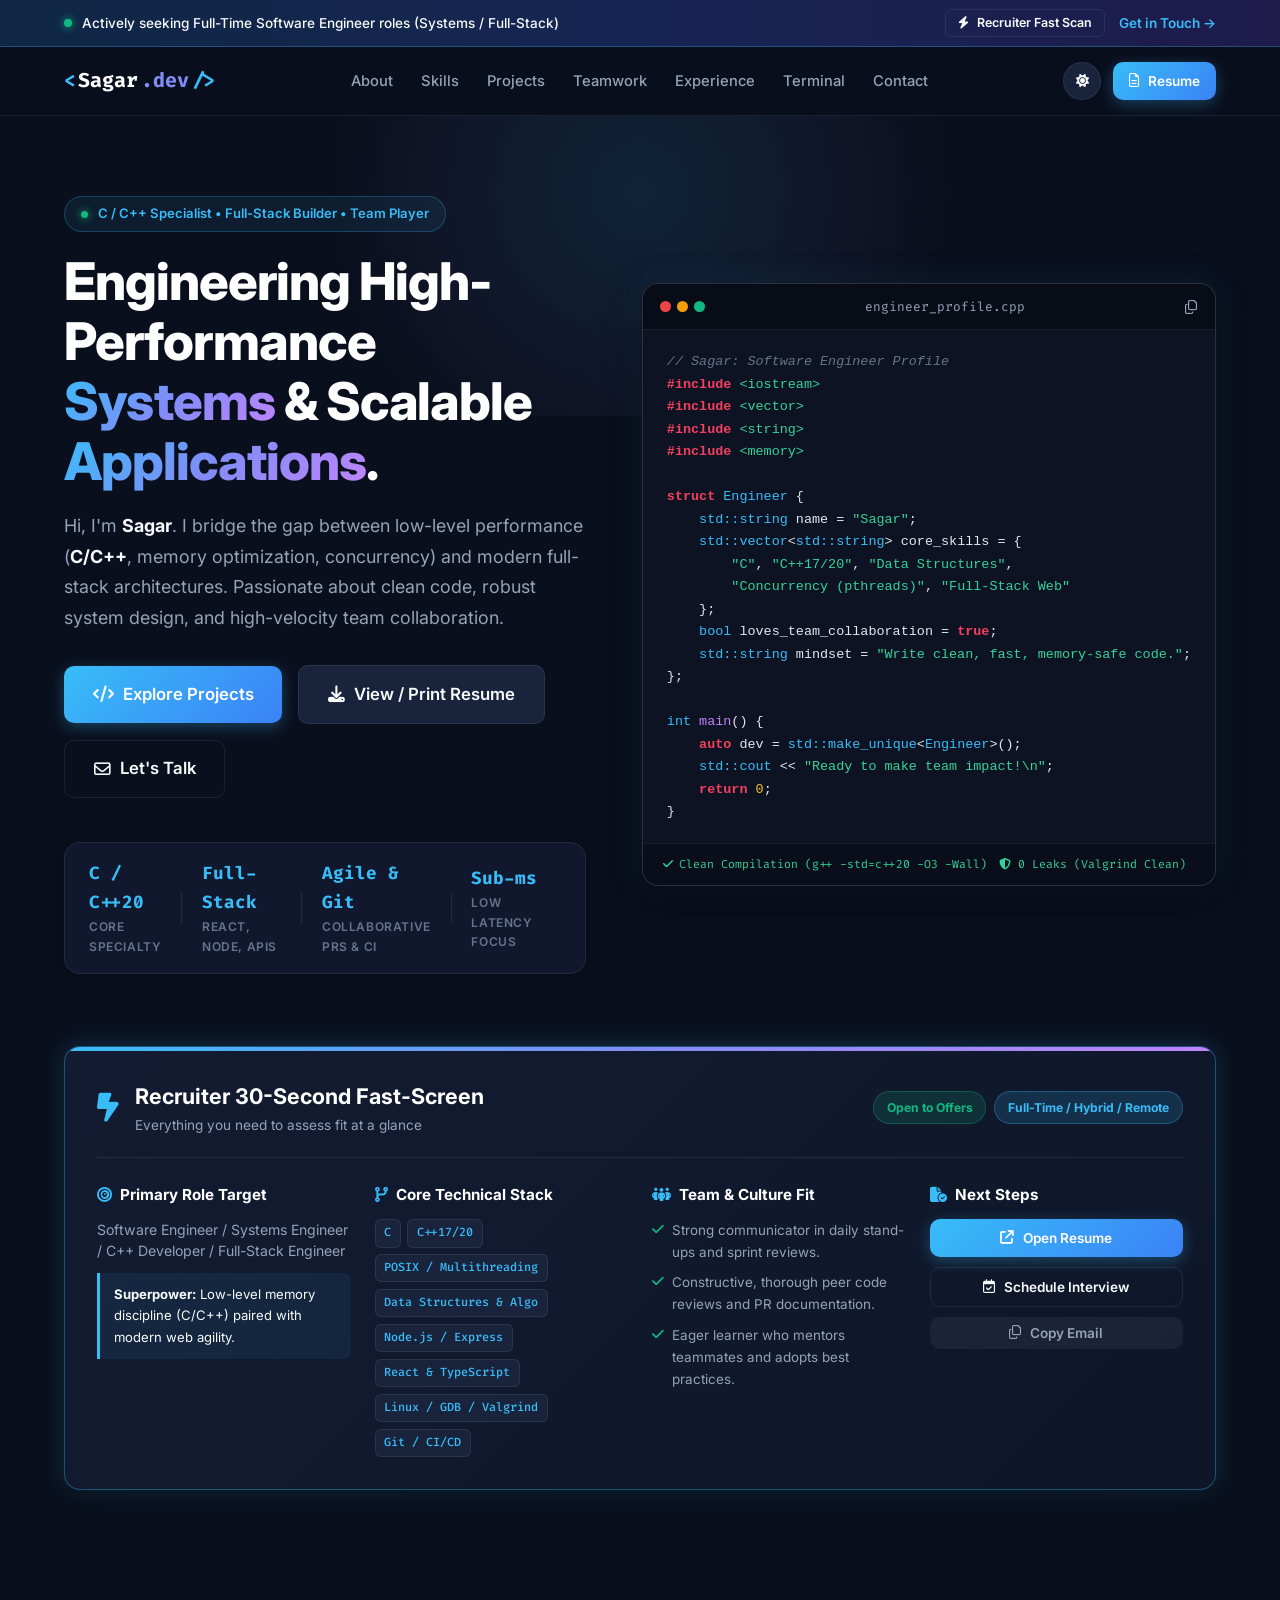
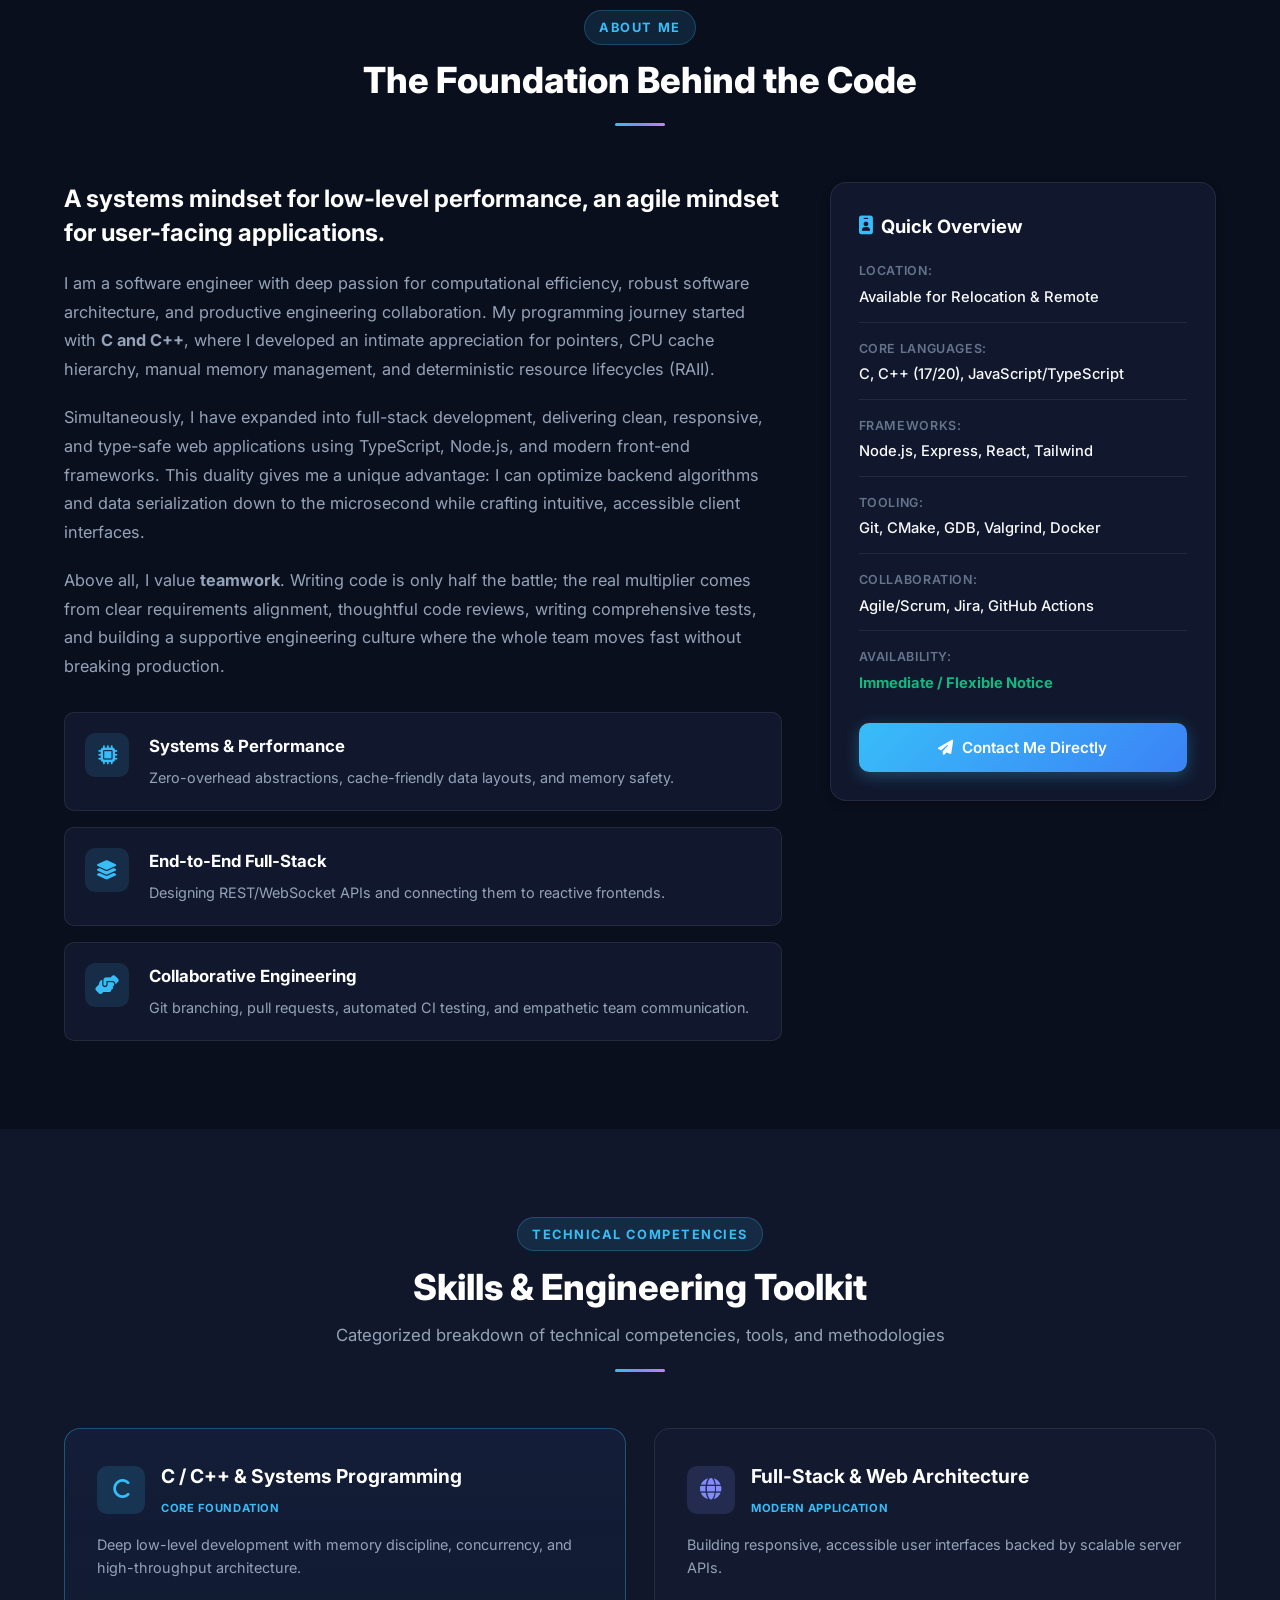
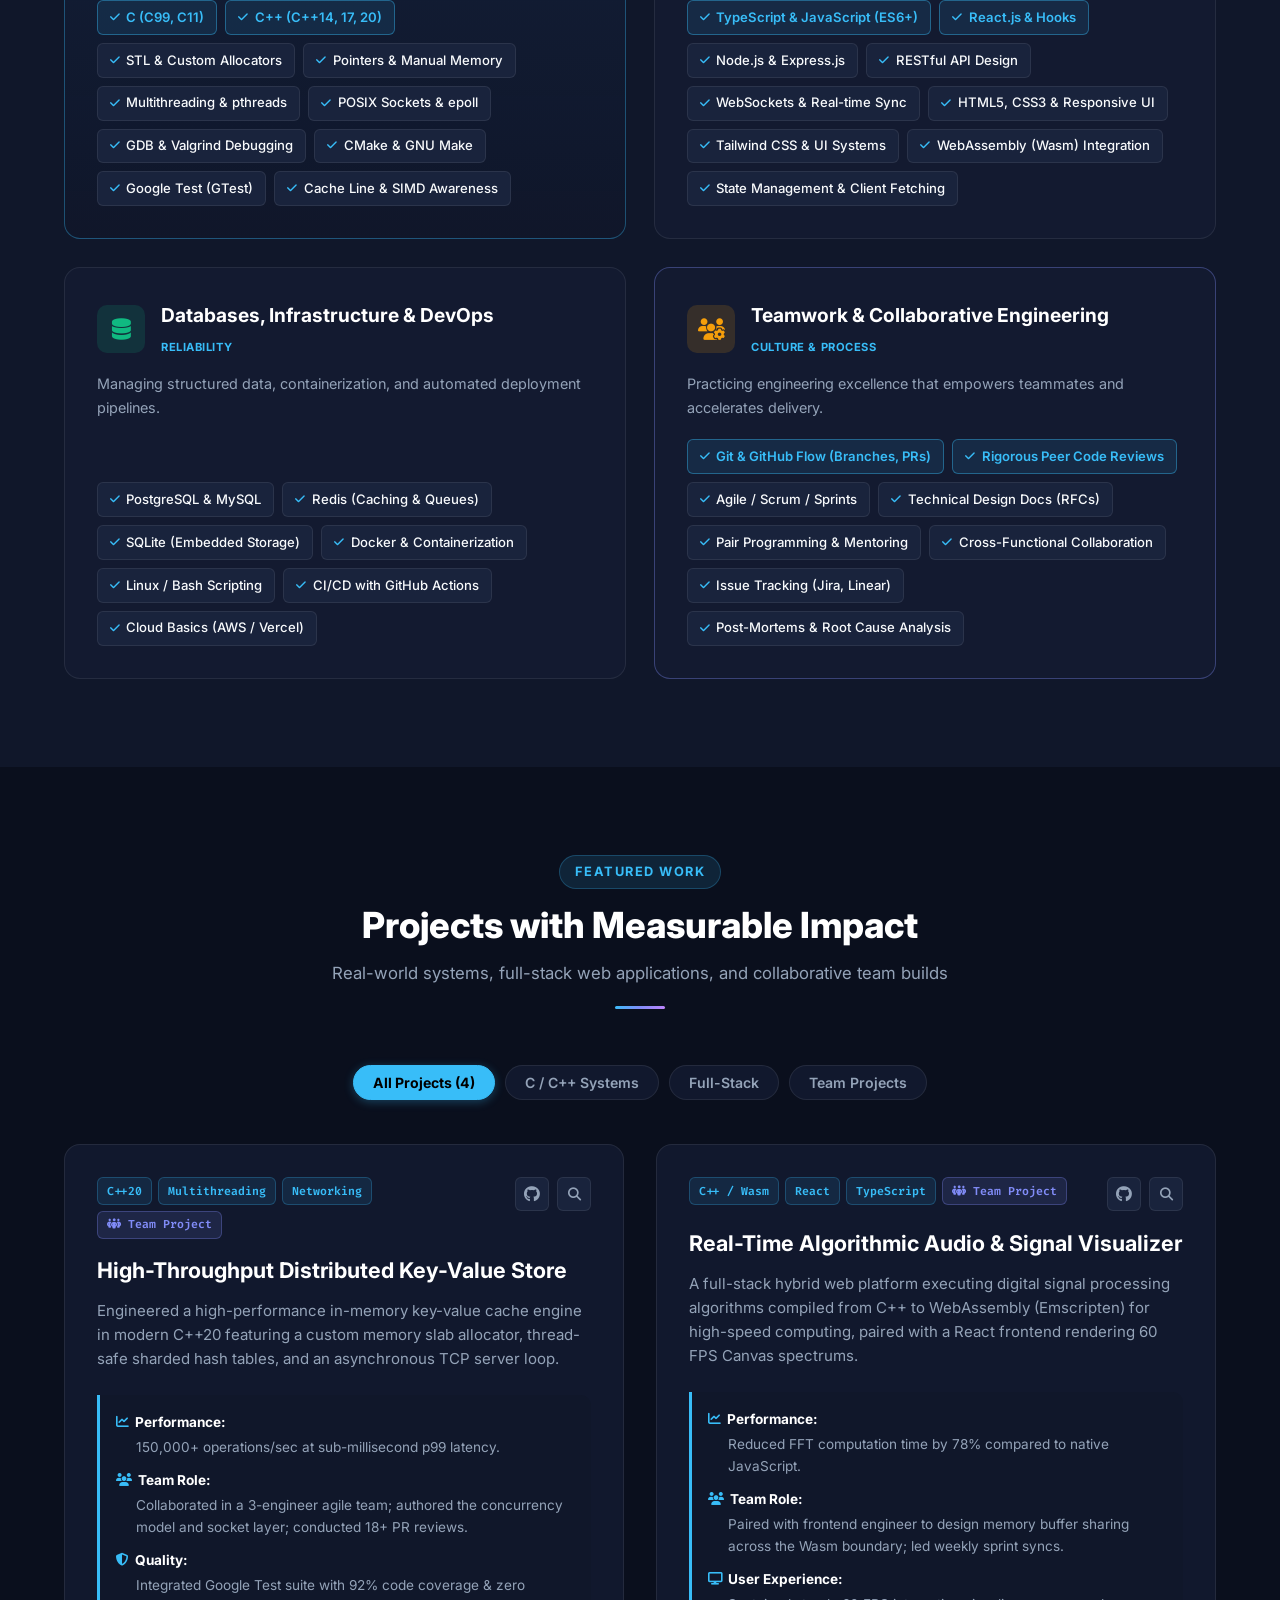
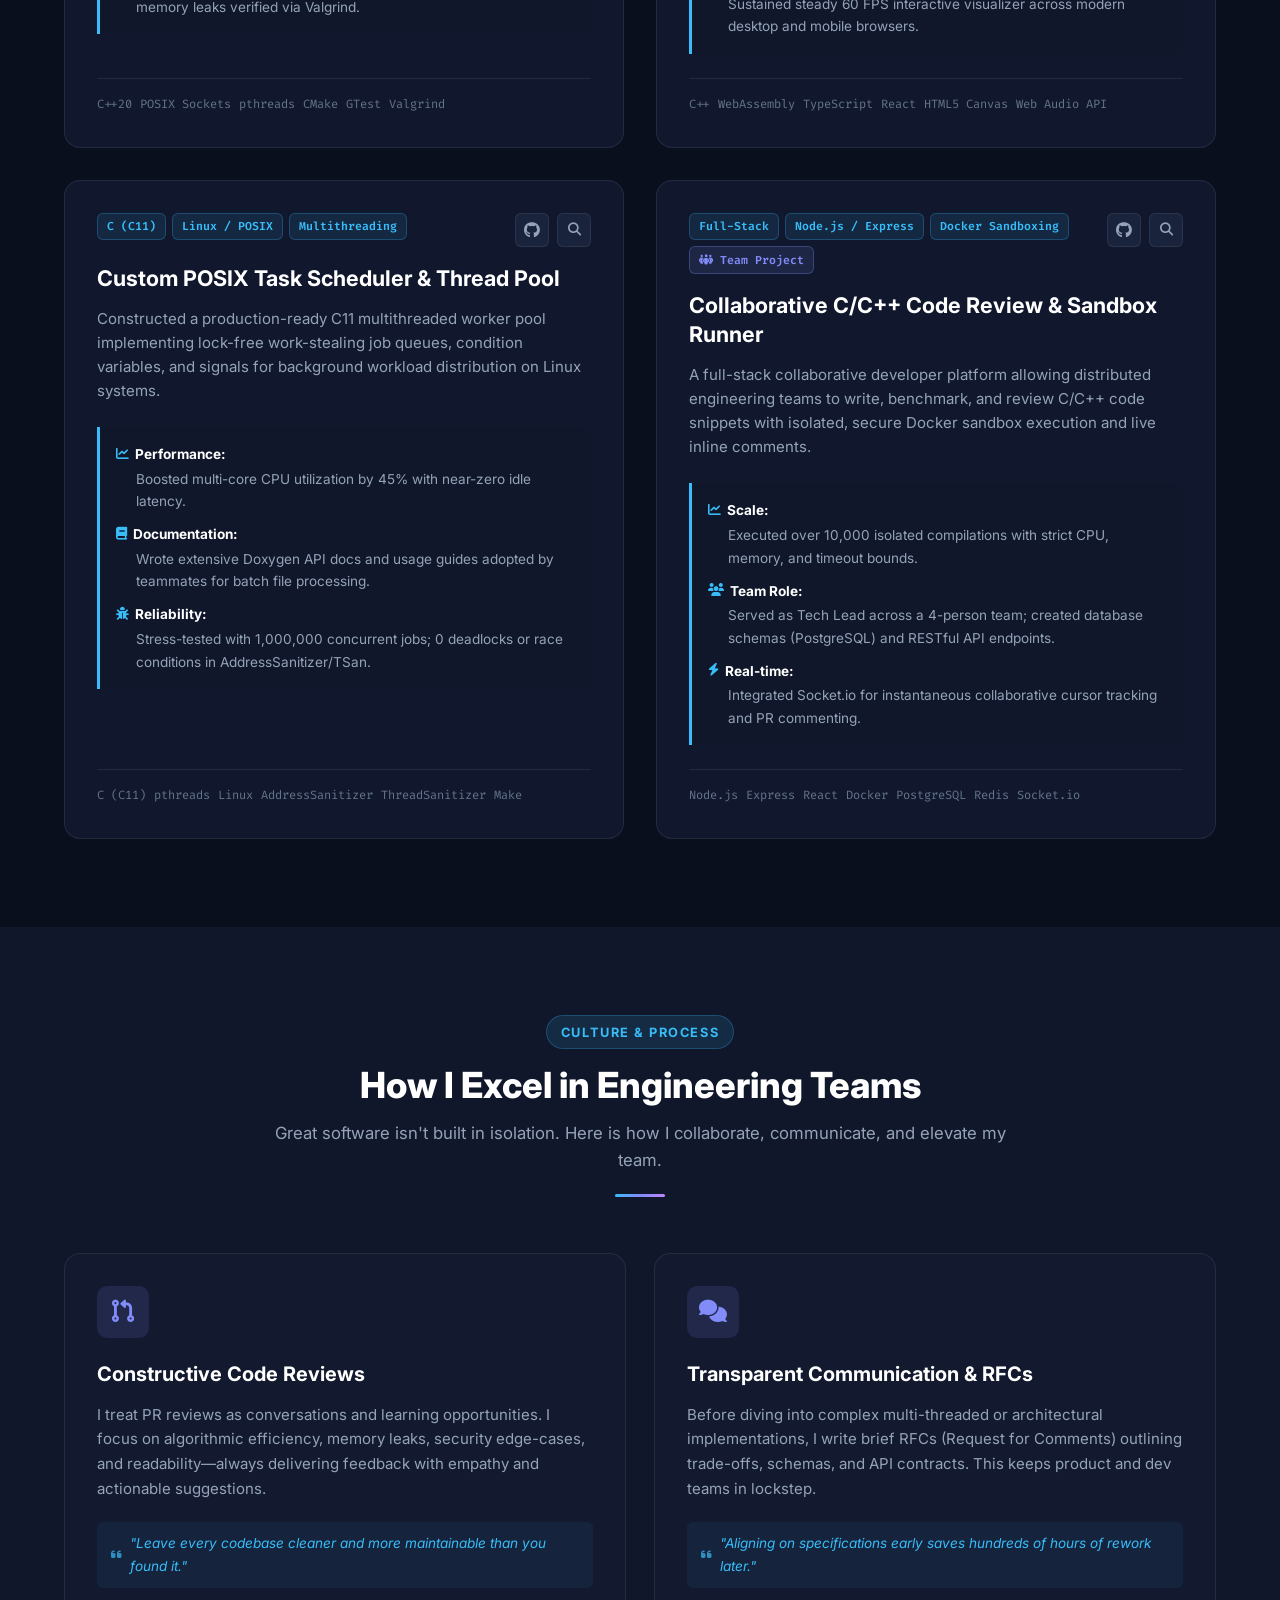
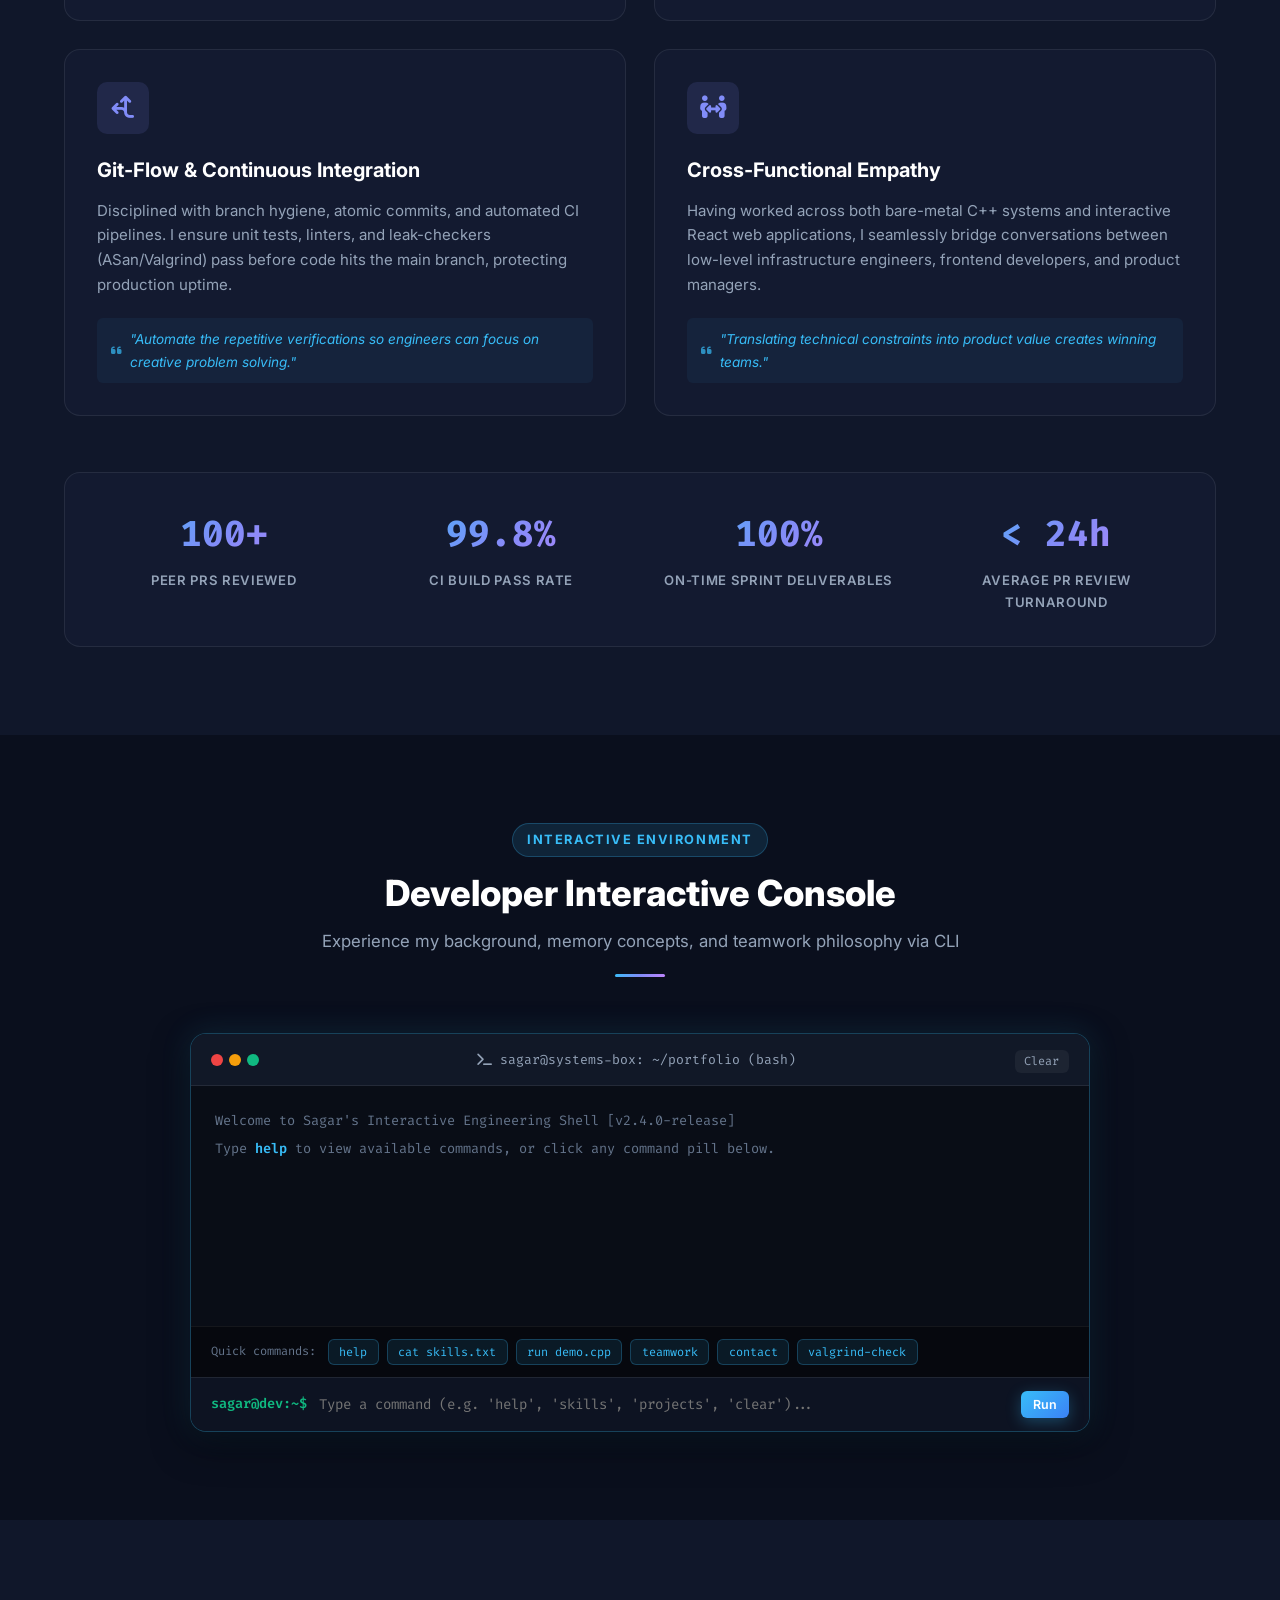
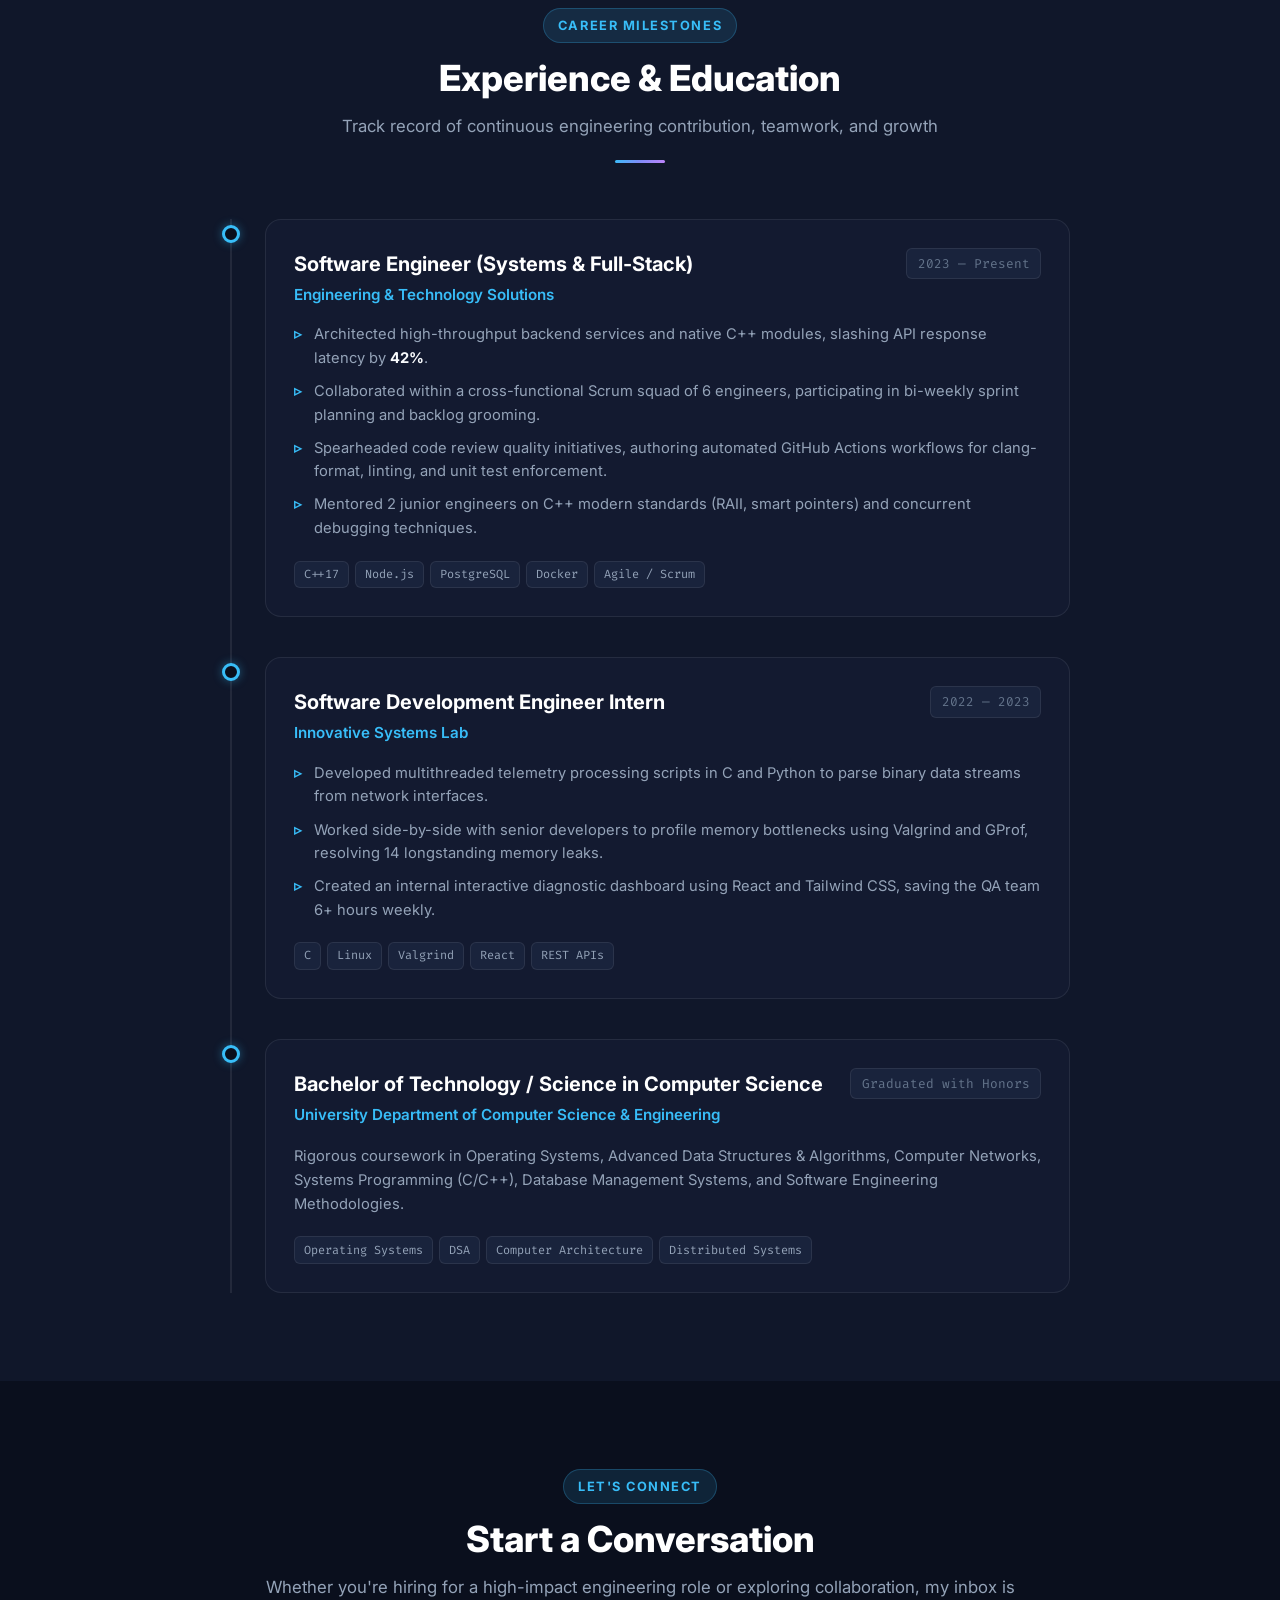
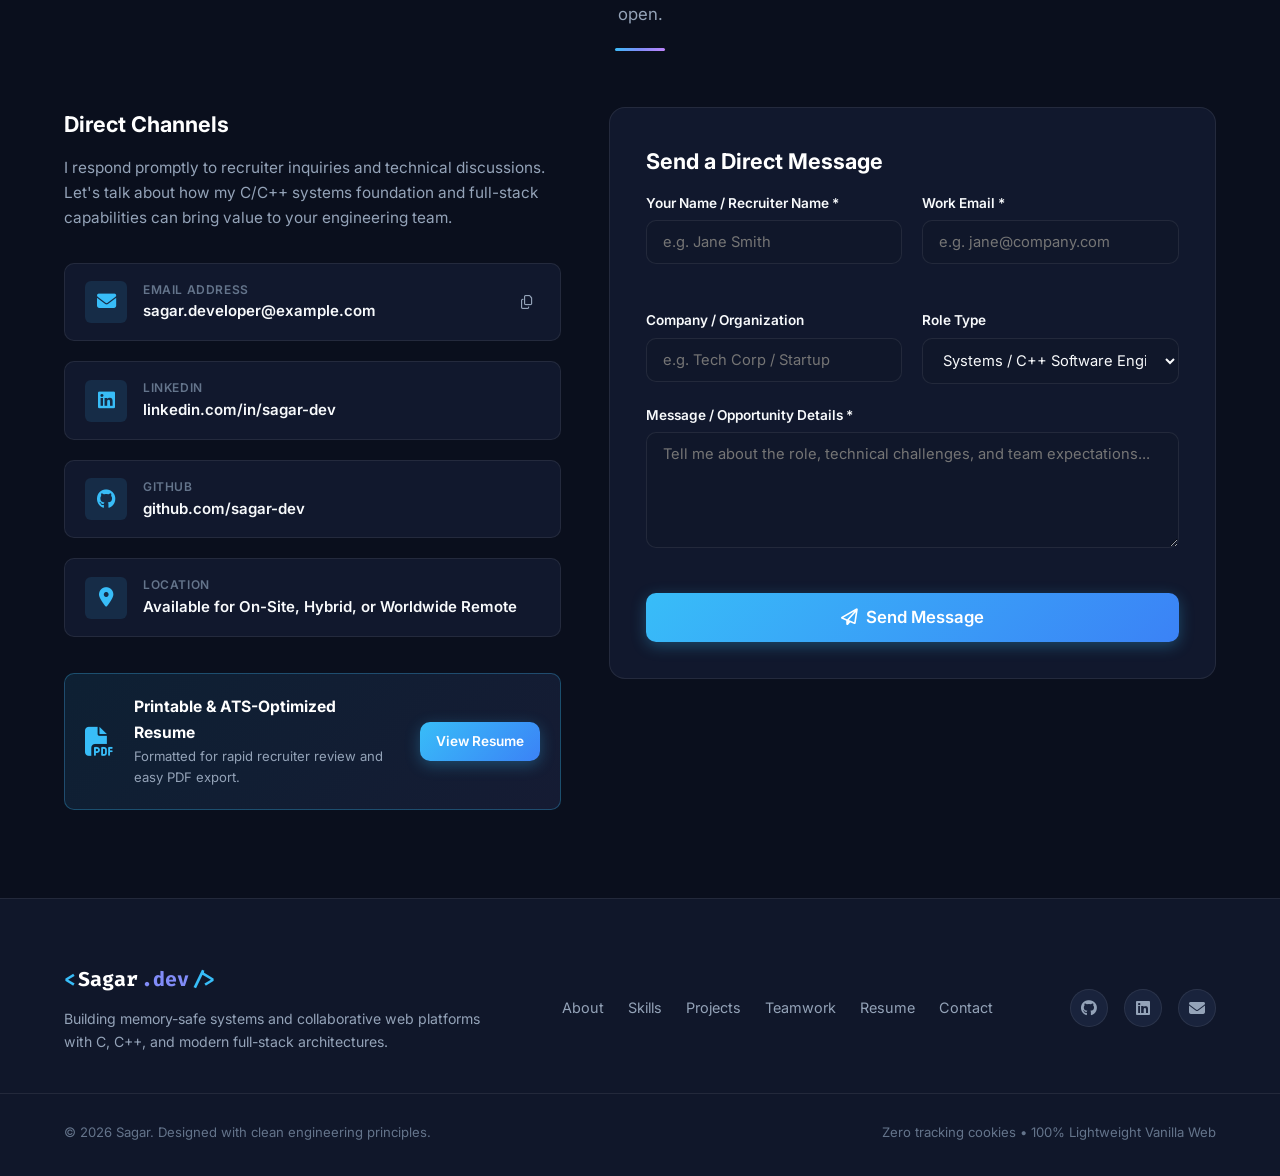
<file: index.html>
<!DOCTYPE html>
<html lang="en" data-theme="dark">
<head>
  <meta charset="UTF-8" />
  <meta name="viewport" content="width=device-width, initial-scale=1.0" />
  <meta name="description" content="Sagar - Systems & Full-Stack Software Engineer specializing in C, C++, high-performance backend, and collaborative team engineering." />
  <meta name="keywords" content="C, C++, Systems Engineer, Full Stack Developer, Software Engineer, Portfolio, Sagar" />
  <meta name="author" content="Sagar" />
  <title>Sagar | Systems & Full-Stack Software Engineer (C / C++)</title>

  <!-- Google Fonts -->
  <link rel="preconnect" href="https://fonts.googleapis.com" />
  <link rel="preconnect" href="https://fonts.gstatic.com" crossorigin />
  <link href="https://fonts.googleapis.com/css2?family=Fira+Code:wght@400;500;600&family=Inter:wght@300;400;500;600;700;800&display=swap" rel="stylesheet" />

  <!-- Font Awesome Icons -->
  <link rel="stylesheet" href="https://cdnjs.cloudflare.com/ajax/libs/font-awesome/6.5.1/css/all.min.css" integrity="sha512-DTOQO9RWCH3ppGqcWaEA1BIZOC6xxalwEsw9c2QQeAIftl+Vegovlnee1c9QX4TctnWMn13TZye+giMm8e2LwA==" crossorigin="anonymous" referrerpolicy="no-referrer" />

  <!-- Stylesheet -->
  <link rel="stylesheet" href="styles.css" />
</head>
<body>

  <!-- Top Notification / Status Banner -->
  <aside class="recruiter-banner" id="recruiterBanner" aria-label="Recruiter announcement">
    <div class="container banner-content">
      <div class="banner-tag">
        <span class="status-indicator"></span>
        <span>Actively seeking Full-Time Software Engineer roles (Systems / Full-Stack)</span>
      </div>
      <div class="banner-actions">
        <button class="btn btn-xs btn-outline" id="toggleRecruiterModeBtn" title="Highlight key skills and metrics for fast screening">
          <i class="fa-solid fa-bolt"></i> Recruiter Fast Scan
        </button>
        <a href="#contact" class="banner-link">Get in Touch &rarr;</a>
      </div>
    </div>
  </aside>

  <!-- Navigation Bar -->
  <nav class="navbar" id="navbar">
    <div class="container nav-container">
      <a href="#hero" class="brand-logo" aria-label="Sagar Homepage">
        <span class="logo-bracket">&lt;</span>
        <span class="logo-name">Sagar</span>
        <span class="logo-accent">.dev</span>
        <span class="logo-bracket">/&gt;</span>
      </a>

      <div class="nav-links" id="navLinks">
        <a href="#about" class="nav-link">About</a>
        <a href="#skills" class="nav-link">Skills</a>
        <a href="#projects" class="nav-link">Projects</a>
        <a href="#teamwork" class="nav-link">Teamwork</a>
        <a href="#experience" class="nav-link">Experience</a>
        <a href="#terminal" class="nav-link">Terminal</a>
        <a href="#contact" class="nav-link">Contact</a>
      </div>

      <div class="nav-actions">
        <!-- Theme Toggle -->
        <button class="theme-toggle-btn" id="themeToggleBtn" aria-label="Toggle theme mode" title="Toggle Light/Dark Theme">
          <i class="fa-solid fa-moon" id="themeIcon"></i>
        </button>

        <!-- Resume CTA -->
        <a href="resume.html" target="_blank" class="btn btn-sm btn-primary resume-btn" id="resumeNavBtn">
          <i class="fa-regular fa-file-lines"></i>
          <span>Resume</span>
        </a>

        <!-- Mobile Menu Toggle -->
        <button class="mobile-toggle-btn" id="mobileMenuBtn" aria-label="Open mobile navigation menu">
          <i class="fa-solid fa-bars"></i>
        </button>
      </div>
    </div>
  </nav>

  <!-- Main Content Wrapper -->
  <main id="main-content">

    <!-- HERO SECTION -->
    <section class="hero-section" id="hero">
      <div class="container hero-container">
        <div class="hero-content">
          <div class="hero-badge">
            <span class="pulse-dot"></span>
            <span>C / C++ Specialist &bull; Full-Stack Builder &bull; Team Player</span>
          </div>

          <h1 class="hero-title">
            Engineering High-Performance <span class="gradient-text">Systems</span> & Scalable <span class="gradient-text">Applications</span>.
          </h1>

          <p class="hero-subtitle">
            Hi, I'm <strong>Sagar</strong>. I bridge the gap between low-level performance (<strong>C/C++</strong>, memory optimization, concurrency) and modern full-stack architectures. Passionate about clean code, robust system design, and high-velocity team collaboration.
          </p>

          <div class="hero-cta-group">
            <a href="#projects" class="btn btn-primary btn-lg">
              <i class="fa-solid fa-code"></i> Explore Projects
            </a>
            <a href="resume.html" target="_blank" class="btn btn-secondary btn-lg">
              <i class="fa-solid fa-download"></i> View / Print Resume
            </a>
            <a href="#contact" class="btn btn-outline btn-lg">
              <i class="fa-regular fa-envelope"></i> Let's Talk
            </a>
          </div>

          <div class="hero-quick-stats">
            <div class="stat-item">
              <span class="stat-number">C / C++20</span>
              <span class="stat-label">Core Specialty</span>
            </div>
            <div class="stat-divider"></div>
            <div class="stat-item">
              <span class="stat-number">Full-Stack</span>
              <span class="stat-label">React, Node, APIs</span>
            </div>
            <div class="stat-divider"></div>
            <div class="stat-item">
              <span class="stat-number">Agile & Git</span>
              <span class="stat-label">Collaborative PRs & CI</span>
            </div>
            <div class="stat-divider"></div>
            <div class="stat-item">
              <span class="stat-number">Sub-ms</span>
              <span class="stat-label">Low Latency Focus</span>
            </div>
          </div>
        </div>

        <div class="hero-visual">
          <div class="code-card">
            <div class="code-header">
              <div class="window-buttons">
                <span class="win-btn win-red"></span>
                <span class="win-btn win-yellow"></span>
                <span class="win-btn win-green"></span>
              </div>
              <span class="file-name">engineer_profile.cpp</span>
              <button class="copy-code-btn" id="copyHeroCodeBtn" title="Copy code">
                <i class="fa-regular fa-copy"></i>
              </button>
            </div>
            <pre class="code-block"><code id="heroCodeSnippet"><span class="token-comment">// Sagar: Software Engineer Profile</span>
<span class="token-keyword">#include</span> <span class="token-string">&lt;iostream&gt;</span>
<span class="token-keyword">#include</span> <span class="token-string">&lt;vector&gt;</span>
<span class="token-keyword">#include</span> <span class="token-string">&lt;string&gt;</span>
<span class="token-keyword">#include</span> <span class="token-string">&lt;memory&gt;</span>

<span class="token-keyword">struct</span> <span class="token-type">Engineer</span> {
    <span class="token-type">std::string</span> name = <span class="token-string">"Sagar"</span>;
    <span class="token-type">std::vector</span>&lt;<span class="token-type">std::string</span>&gt; core_skills = {
        <span class="token-string">"C"</span>, <span class="token-string">"C++17/20"</span>, <span class="token-string">"Data Structures"</span>,
        <span class="token-string">"Concurrency (pthreads)"</span>, <span class="token-string">"Full-Stack Web"</span>
    };
    <span class="token-type">bool</span> loves_team_collaboration = <span class="token-keyword">true</span>;
    <span class="token-type">std::string</span> mindset = <span class="token-string">"Write clean, fast, memory-safe code."</span>;
};

<span class="token-type">int</span> <span class="token-function">main</span>() {
    <span class="token-keyword">auto</span> dev = <span class="token-type">std::make_unique</span>&lt;<span class="token-type">Engineer</span>&gt;();
    <span class="token-type">std::cout</span> &lt;&lt; <span class="token-string">"Ready to make team impact!\n"</span>;
    <span class="token-keyword">return</span> <span class="token-number">0</span>;
}</code></pre>
            <div class="code-footer">
              <span class="terminal-badge"><i class="fa-solid fa-check"></i> Clean Compilation (g++ -std=c++20 -O3 -Wall)</span>
              <span class="terminal-badge"><i class="fa-solid fa-shield-halved"></i> 0 Leaks (Valgrind Clean)</span>
            </div>
          </div>
        </div>
      </div>
    </section>

    <!-- RECRUITER 30-SECOND SCAN OVERLAY / CARD -->
    <section class="recruiter-snapshot-section" id="recruiterSnapshot">
      <div class="container">
        <div class="snapshot-card">
          <div class="snapshot-header">
            <div class="snapshot-title">
              <i class="fa-solid fa-bolt-lightning snapshot-icon"></i>
              <div>
                <h3>Recruiter 30-Second Fast-Screen</h3>
                <p>Everything you need to assess fit at a glance</p>
              </div>
            </div>
            <div class="snapshot-badges">
              <span class="badge badge-success">Open to Offers</span>
              <span class="badge badge-info">Full-Time / Hybrid / Remote</span>
            </div>
          </div>

          <div class="snapshot-grid">
            <div class="snapshot-col">
              <h4><i class="fa-solid fa-bullseye"></i> Primary Role Target</h4>
              <p>Software Engineer / Systems Engineer / C++ Developer / Full-Stack Engineer</p>
              <div class="highlight-box">
                <strong>Superpower:</strong> Low-level memory discipline (C/C++) paired with modern web agility.
              </div>
            </div>

            <div class="snapshot-col">
              <h4><i class="fa-solid fa-code-branch"></i> Core Technical Stack</h4>
              <div class="tag-cloud">
                <span class="tag">C</span>
                <span class="tag">C++17/20</span>
                <span class="tag">POSIX / Multithreading</span>
                <span class="tag">Data Structures & Algo</span>
                <span class="tag">Node.js / Express</span>
                <span class="tag">React & TypeScript</span>
                <span class="tag">Linux / GDB / Valgrind</span>
                <span class="tag">Git / CI/CD</span>
              </div>
            </div>

            <div class="snapshot-col">
              <h4><i class="fa-solid fa-people-group"></i> Team & Culture Fit</h4>
              <ul class="snapshot-list">
                <li><i class="fa-solid fa-check"></i> Strong communicator in daily stand-ups and sprint reviews.</li>
                <li><i class="fa-solid fa-check"></i> Constructive, thorough peer code reviews and PR documentation.</li>
                <li><i class="fa-solid fa-check"></i> Eager learner who mentors teammates and adopts best practices.</li>
              </ul>
            </div>

            <div class="snapshot-col">
              <h4><i class="fa-solid fa-file-circle-check"></i> Next Steps</h4>
              <div class="snapshot-actions">
                <a href="resume.html" target="_blank" class="btn btn-sm btn-primary">
                  <i class="fa-solid fa-arrow-up-right-from-square"></i> Open Resume
                </a>
                <a href="#contact" class="btn btn-sm btn-outline">
                  <i class="fa-regular fa-calendar-check"></i> Schedule Interview
                </a>
                <button class="btn btn-sm btn-ghost" id="copyEmailBtn" data-email="sagar.developer@example.com">
                  <i class="fa-regular fa-copy"></i> Copy Email
                </button>
              </div>
            </div>
          </div>
        </div>
      </div>
    </section>

    <!-- ABOUT SECTION -->
    <section class="section" id="about">
      <div class="container">
        <div class="section-header">
          <span class="section-tag">About Me</span>
          <h2 class="section-title">The Foundation Behind the Code</h2>
          <div class="section-line"></div>
        </div>

        <div class="about-grid">
          <div class="about-text">
            <h3 class="about-heading">
              A systems mindset for low-level performance, an agile mindset for user-facing applications.
            </h3>
            <p>
              I am a software engineer with deep passion for computational efficiency, robust software architecture, and productive engineering collaboration. My programming journey started with <strong>C and C++</strong>, where I developed an intimate appreciation for pointers, CPU cache hierarchy, manual memory management, and deterministic resource lifecycles (RAII).
            </p>
            <p>
              Simultaneously, I have expanded into full-stack development, delivering clean, responsive, and type-safe web applications using TypeScript, Node.js, and modern front-end frameworks. This duality gives me a unique advantage: I can optimize backend algorithms and data serialization down to the microsecond while crafting intuitive, accessible client interfaces.
            </p>
            <p>
              Above all, I value <strong>teamwork</strong>. Writing code is only half the battle; the real multiplier comes from clear requirements alignment, thoughtful code reviews, writing comprehensive tests, and building a supportive engineering culture where the whole team moves fast without breaking production.
            </p>

            <div class="about-pillars">
              <div class="pillar-card">
                <div class="pillar-icon"><i class="fa-solid fa-microchip"></i></div>
                <div class="pillar-content">
                  <h4>Systems & Performance</h4>
                  <p>Zero-overhead abstractions, cache-friendly data layouts, and memory safety.</p>
                </div>
              </div>

              <div class="pillar-card">
                <div class="pillar-icon"><i class="fa-solid fa-layer-group"></i></div>
                <div class="pillar-content">
                  <h4>End-to-End Full-Stack</h4>
                  <p>Designing REST/WebSocket APIs and connecting them to reactive frontends.</p>
                </div>
              </div>

              <div class="pillar-card">
                <div class="pillar-icon"><i class="fa-solid fa-handshake-angle"></i></div>
                <div class="pillar-content">
                  <h4>Collaborative Engineering</h4>
                  <p>Git branching, pull requests, automated CI testing, and empathetic team communication.</p>
                </div>
              </div>
            </div>
          </div>

          <div class="about-sidebar">
            <div class="quick-facts-card">
              <h3><i class="fa-solid fa-id-badge"></i> Quick Overview</h3>
              <ul class="facts-list">
                <li>
                  <span class="fact-label">Location:</span>
                  <span class="fact-value">Available for Relocation & Remote</span>
                </li>
                <li>
                  <span class="fact-label">Core Languages:</span>
                  <span class="fact-value">C, C++ (17/20), JavaScript/TypeScript</span>
                </li>
                <li>
                  <span class="fact-label">Frameworks:</span>
                  <span class="fact-value">Node.js, Express, React, Tailwind</span>
                </li>
                <li>
                  <span class="fact-label">Tooling:</span>
                  <span class="fact-value">Git, CMake, GDB, Valgrind, Docker</span>
                </li>
                <li>
                  <span class="fact-label">Collaboration:</span>
                  <span class="fact-value">Agile/Scrum, Jira, GitHub Actions</span>
                </li>
                <li>
                  <span class="fact-label">Availability:</span>
                  <span class="fact-value highlight-green">Immediate / Flexible Notice</span>
                </li>
              </ul>

              <div class="card-action">
                <a href="#contact" class="btn btn-primary btn-block">
                  <i class="fa-solid fa-paper-plane"></i> Contact Me Directly
                </a>
              </div>
            </div>
          </div>
        </div>
      </div>
    </section>

    <!-- SKILLS MATRIX SECTION -->
    <section class="section bg-alt" id="skills">
      <div class="container">
        <div class="section-header">
          <span class="section-tag">Technical Competencies</span>
          <h2 class="section-title">Skills & Engineering Toolkit</h2>
          <p class="section-subtitle">Categorized breakdown of technical competencies, tools, and methodologies</p>
          <div class="section-line"></div>
        </div>

        <div class="skills-grid">
          <!-- Skill Category 1: C / C++ & Systems -->
          <div class="skill-category-card featured-skill-card">
            <div class="category-header">
              <div class="category-icon c-icon"><i class="fa-solid fa-c"></i></div>
              <div>
                <h3>C / C++ & Systems Programming</h3>
                <span class="category-badge">Core Foundation</span>
              </div>
            </div>
            <p class="category-desc">Deep low-level development with memory discipline, concurrency, and high-throughput architecture.</p>
            <div class="skill-chips">
              <span class="chip chip-priority"><i class="fa-solid fa-check"></i> C (C99, C11)</span>
              <span class="chip chip-priority"><i class="fa-solid fa-check"></i> C++ (C++14, 17, 20)</span>
              <span class="chip"><i class="fa-solid fa-check"></i> STL & Custom Allocators</span>
              <span class="chip"><i class="fa-solid fa-check"></i> Pointers & Manual Memory</span>
              <span class="chip"><i class="fa-solid fa-check"></i> Multithreading & pthreads</span>
              <span class="chip"><i class="fa-solid fa-check"></i> POSIX Sockets & epoll</span>
              <span class="chip"><i class="fa-solid fa-check"></i> GDB & Valgrind Debugging</span>
              <span class="chip"><i class="fa-solid fa-check"></i> CMake & GNU Make</span>
              <span class="chip"><i class="fa-solid fa-check"></i> Google Test (GTest)</span>
              <span class="chip"><i class="fa-solid fa-check"></i> Cache Line & SIMD Awareness</span>
            </div>
          </div>

          <!-- Skill Category 2: Full-Stack Web Development -->
          <div class="skill-category-card">
            <div class="category-header">
              <div class="category-icon web-icon"><i class="fa-solid fa-globe"></i></div>
              <div>
                <h3>Full-Stack & Web Architecture</h3>
                <span class="category-badge">Modern Application</span>
              </div>
            </div>
            <p class="category-desc">Building responsive, accessible user interfaces backed by scalable server APIs.</p>
            <div class="skill-chips">
              <span class="chip chip-priority"><i class="fa-solid fa-check"></i> TypeScript & JavaScript (ES6+)</span>
              <span class="chip chip-priority"><i class="fa-solid fa-check"></i> React.js & Hooks</span>
              <span class="chip"><i class="fa-solid fa-check"></i> Node.js & Express.js</span>
              <span class="chip"><i class="fa-solid fa-check"></i> RESTful API Design</span>
              <span class="chip"><i class="fa-solid fa-check"></i> WebSockets & Real-time Sync</span>
              <span class="chip"><i class="fa-solid fa-check"></i> HTML5, CSS3 & Responsive UI</span>
              <span class="chip"><i class="fa-solid fa-check"></i> Tailwind CSS & UI Systems</span>
              <span class="chip"><i class="fa-solid fa-check"></i> WebAssembly (Wasm) Integration</span>
              <span class="chip"><i class="fa-solid fa-check"></i> State Management & Client Fetching</span>
            </div>
          </div>

          <!-- Skill Category 3: Databases & DevOps -->
          <div class="skill-category-card">
            <div class="category-header">
              <div class="category-icon db-icon"><i class="fa-solid fa-database"></i></div>
              <div>
                <h3>Databases, Infrastructure & DevOps</h3>
                <span class="category-badge">Reliability</span>
              </div>
            </div>
            <p class="category-desc">Managing structured data, containerization, and automated deployment pipelines.</p>
            <div class="skill-chips">
              <span class="chip"><i class="fa-solid fa-check"></i> PostgreSQL & MySQL</span>
              <span class="chip"><i class="fa-solid fa-check"></i> Redis (Caching & Queues)</span>
              <span class="chip"><i class="fa-solid fa-check"></i> SQLite (Embedded Storage)</span>
              <span class="chip"><i class="fa-solid fa-check"></i> Docker & Containerization</span>
              <span class="chip"><i class="fa-solid fa-check"></i> Linux / Bash Scripting</span>
              <span class="chip"><i class="fa-solid fa-check"></i> CI/CD with GitHub Actions</span>
              <span class="chip"><i class="fa-solid fa-check"></i> Cloud Basics (AWS / Vercel)</span>
            </div>
          </div>

          <!-- Skill Category 4: Teamwork, Collaboration & Process -->
          <div class="skill-category-card featured-team-card">
            <div class="category-header">
              <div class="category-icon team-icon"><i class="fa-solid fa-users-gear"></i></div>
              <div>
                <h3>Teamwork & Collaborative Engineering</h3>
                <span class="category-badge">Culture & Process</span>
              </div>
            </div>
            <p class="category-desc">Practicing engineering excellence that empowers teammates and accelerates delivery.</p>
            <div class="skill-chips">
              <span class="chip chip-priority"><i class="fa-solid fa-check"></i> Git & GitHub Flow (Branches, PRs)</span>
              <span class="chip chip-priority"><i class="fa-solid fa-check"></i> Rigorous Peer Code Reviews</span>
              <span class="chip"><i class="fa-solid fa-check"></i> Agile / Scrum / Sprints</span>
              <span class="chip"><i class="fa-solid fa-check"></i> Technical Design Docs (RFCs)</span>
              <span class="chip"><i class="fa-solid fa-check"></i> Pair Programming & Mentoring</span>
              <span class="chip"><i class="fa-solid fa-check"></i> Cross-Functional Collaboration</span>
              <span class="chip"><i class="fa-solid fa-check"></i> Issue Tracking (Jira, Linear)</span>
              <span class="chip"><i class="fa-solid fa-check"></i> Post-Mortems & Root Cause Analysis</span>
            </div>
          </div>
        </div>
      </div>
    </section>

    <!-- FEATURED PROJECTS SECTION -->
    <section class="section" id="projects">
      <div class="container">
        <div class="section-header">
          <span class="section-tag">Featured Work</span>
          <h2 class="section-title">Projects with Measurable Impact</h2>
          <p class="section-subtitle">Real-world systems, full-stack web applications, and collaborative team builds</p>
          <div class="section-line"></div>
        </div>

        <!-- Project Filters -->
        <div class="project-filters" role="tablist" aria-label="Filter projects">
          <button class="filter-btn active" data-filter="all" role="tab" aria-selected="true">All Projects (4)</button>
          <button class="filter-btn" data-filter="cpp" role="tab" aria-selected="false">C / C++ Systems</button>
          <button class="filter-btn" data-filter="fullstack" role="tab" aria-selected="false">Full-Stack</button>
          <button class="filter-btn" data-filter="team" role="tab" aria-selected="false">Team Projects</button>
        </div>

        <!-- Projects Grid -->
        <div class="projects-grid">

          <!-- PROJECT 1: C++ Key-Value Cache Engine -->
          <div class="project-card" data-category="cpp team">
            <div class="project-header">
              <div class="project-tags">
                <span class="badge-tag">C++20</span>
                <span class="badge-tag">Multithreading</span>
                <span class="badge-tag">Networking</span>
                <span class="badge-tag team-tag"><i class="fa-solid fa-people-group"></i> Team Project</span>
              </div>
              <div class="project-links">
                <a href="https://github.com" target="_blank" class="icon-link" title="View Source Code" aria-label="GitHub Repository"><i class="fa-brands fa-github"></i></a>
                <button class="icon-link inspect-btn" data-project="kv-cache" title="Inspect Architecture" aria-label="Inspect Architecture"><i class="fa-solid fa-magnifying-glass"></i></button>
              </div>
            </div>

            <h3 class="project-title">High-Throughput Distributed Key-Value Store</h3>
            <p class="project-desc">
              Engineered a high-performance in-memory key-value cache engine in modern C++20 featuring a custom memory slab allocator, thread-safe sharded hash tables, and an asynchronous TCP server loop.
            </p>

            <div class="project-highlights">
              <div class="highlight-row">
                <span class="hl-label"><i class="fa-solid fa-chart-line"></i> Performance:</span>
                <span class="hl-val">150,000+ operations/sec at sub-millisecond p99 latency.</span>
              </div>
              <div class="highlight-row">
                <span class="hl-label"><i class="fa-solid fa-users"></i> Team Role:</span>
                <span class="hl-val">Collaborated in a 3-engineer agile team; authored the concurrency model and socket layer; conducted 18+ PR reviews.</span>
              </div>
              <div class="highlight-row">
                <span class="hl-label"><i class="fa-solid fa-shield-halved"></i> Quality:</span>
                <span class="hl-val">Integrated Google Test suite with 92% code coverage & zero memory leaks verified via Valgrind.</span>
              </div>
            </div>

            <div class="project-tech-stack">
              <span>C++20</span>
              <span>POSIX Sockets</span>
              <span>pthreads</span>
              <span>CMake</span>
              <span>GTest</span>
              <span>Valgrind</span>
            </div>
          </div>

          <!-- PROJECT 2: Real-time Audio DSP / WebAssembly Full-Stack -->
          <div class="project-card" data-category="cpp fullstack team">
            <div class="project-header">
              <div class="project-tags">
                <span class="badge-tag">C++ / Wasm</span>
                <span class="badge-tag">React</span>
                <span class="badge-tag">TypeScript</span>
                <span class="badge-tag team-tag"><i class="fa-solid fa-people-group"></i> Team Project</span>
              </div>
              <div class="project-links">
                <a href="https://github.com" target="_blank" class="icon-link" title="View Source Code" aria-label="GitHub Repository"><i class="fa-brands fa-github"></i></a>
                <button class="icon-link inspect-btn" data-project="wasm-dsp" title="Inspect Architecture" aria-label="Inspect Architecture"><i class="fa-solid fa-magnifying-glass"></i></button>
              </div>
            </div>

            <h3 class="project-title">Real-Time Algorithmic Audio & Signal Visualizer</h3>
            <p class="project-desc">
              A full-stack hybrid web platform executing digital signal processing algorithms compiled from C++ to WebAssembly (Emscripten) for high-speed computing, paired with a React frontend rendering 60 FPS Canvas spectrums.
            </p>

            <div class="project-highlights">
              <div class="highlight-row">
                <span class="hl-label"><i class="fa-solid fa-chart-line"></i> Performance:</span>
                <span class="hl-val">Reduced FFT computation time by 78% compared to native JavaScript.</span>
              </div>
              <div class="highlight-row">
                <span class="hl-label"><i class="fa-solid fa-users"></i> Team Role:</span>
                <span class="hl-val">Paired with frontend engineer to design memory buffer sharing across the Wasm boundary; led weekly sprint syncs.</span>
              </div>
              <div class="highlight-row">
                <span class="hl-label"><i class="fa-solid fa-display"></i> User Experience:</span>
                <span class="hl-val">Sustained steady 60 FPS interactive visualizer across modern desktop and mobile browsers.</span>
              </div>
            </div>

            <div class="project-tech-stack">
              <span>C++</span>
              <span>WebAssembly</span>
              <span>TypeScript</span>
              <span>React</span>
              <span>HTML5 Canvas</span>
              <span>Web Audio API</span>
            </div>
          </div>

          <!-- PROJECT 3: Lightweight POSIX Task Scheduler & Thread Pool -->
          <div class="project-card" data-category="cpp">
            <div class="project-header">
              <div class="project-tags">
                <span class="badge-tag">C (C11)</span>
                <span class="badge-tag">Linux / POSIX</span>
                <span class="badge-tag">Multithreading</span>
              </div>
              <div class="project-links">
                <a href="https://github.com" target="_blank" class="icon-link" title="View Source Code" aria-label="GitHub Repository"><i class="fa-brands fa-github"></i></a>
                <button class="icon-link inspect-btn" data-project="c-threadpool" title="Inspect Architecture" aria-label="Inspect Architecture"><i class="fa-solid fa-magnifying-glass"></i></button>
              </div>
            </div>

            <h3 class="project-title">Custom POSIX Task Scheduler & Thread Pool</h3>
            <p class="project-desc">
              Constructed a production-ready C11 multithreaded worker pool implementing lock-free work-stealing job queues, condition variables, and signals for background workload distribution on Linux systems.
            </p>

            <div class="project-highlights">
              <div class="highlight-row">
                <span class="hl-label"><i class="fa-solid fa-chart-line"></i> Performance:</span>
                <span class="hl-val">Boosted multi-core CPU utilization by 45% with near-zero idle latency.</span>
              </div>
              <div class="highlight-row">
                <span class="hl-label"><i class="fa-solid fa-book"></i> Documentation:</span>
                <span class="hl-val">Wrote extensive Doxygen API docs and usage guides adopted by teammates for batch file processing.</span>
              </div>
              <div class="highlight-row">
                <span class="hl-label"><i class="fa-solid fa-bug"></i> Reliability:</span>
                <span class="hl-val">Stress-tested with 1,000,000 concurrent jobs; 0 deadlocks or race conditions in AddressSanitizer/TSan.</span>
              </div>
            </div>

            <div class="project-tech-stack">
              <span>C (C11)</span>
              <span>pthreads</span>
              <span>Linux</span>
              <span>AddressSanitizer</span>
              <span>ThreadSanitizer</span>
              <span>Make</span>
            </div>
          </div>

          <!-- PROJECT 4: Collaborative Cloud Code Review & Snippet Runner -->
          <div class="project-card" data-category="fullstack team">
            <div class="project-header">
              <div class="project-tags">
                <span class="badge-tag">Full-Stack</span>
                <span class="badge-tag">Node.js / Express</span>
                <span class="badge-tag">Docker Sandboxing</span>
                <span class="badge-tag team-tag"><i class="fa-solid fa-people-group"></i> Team Project</span>
              </div>
              <div class="project-links">
                <a href="https://github.com" target="_blank" class="icon-link" title="View Source Code" aria-label="GitHub Repository"><i class="fa-brands fa-github"></i></a>
                <button class="icon-link inspect-btn" data-project="code-sandbox" title="Inspect Architecture" aria-label="Inspect Architecture"><i class="fa-solid fa-magnifying-glass"></i></button>
              </div>
            </div>

            <h3 class="project-title">Collaborative C/C++ Code Review & Sandbox Runner</h3>
            <p class="project-desc">
              A full-stack collaborative developer platform allowing distributed engineering teams to write, benchmark, and review C/C++ code snippets with isolated, secure Docker sandbox execution and live inline comments.
            </p>

            <div class="project-highlights">
              <div class="highlight-row">
                <span class="hl-label"><i class="fa-solid fa-chart-line"></i> Scale:</span>
                <span class="hl-val">Executed over 10,000 isolated compilations with strict CPU, memory, and timeout bounds.</span>
              </div>
              <div class="highlight-row">
                <span class="hl-label"><i class="fa-solid fa-users"></i> Team Role:</span>
                <span class="hl-val">Served as Tech Lead across a 4-person team; created database schemas (PostgreSQL) and RESTful API endpoints.</span>
              </div>
              <div class="highlight-row">
                <span class="hl-label"><i class="fa-solid fa-bolt"></i> Real-time:</span>
                <span class="hl-val">Integrated Socket.io for instantaneous collaborative cursor tracking and PR commenting.</span>
              </div>
            </div>

            <div class="project-tech-stack">
              <span>Node.js</span>
              <span>Express</span>
              <span>React</span>
              <span>Docker</span>
              <span>PostgreSQL</span>
              <span>Redis</span>
              <span>Socket.io</span>
            </div>
          </div>

        </div>
      </div>
    </section>

    <!-- TEAMWORK & ENGINEERING VALUES SECTION (USER FOCUS) -->
    <section class="section bg-alt" id="teamwork">
      <div class="container">
        <div class="section-header">
          <span class="section-tag">Culture & Process</span>
          <h2 class="section-title">How I Excel in Engineering Teams</h2>
          <p class="section-subtitle">Great software isn't built in isolation. Here is how I collaborate, communicate, and elevate my team.</p>
          <div class="section-line"></div>
        </div>

        <div class="teamwork-grid">
          <!-- Teamwork Pillar 1 -->
          <div class="teamwork-card">
            <div class="teamwork-icon"><i class="fa-solid fa-code-pull-request"></i></div>
            <h3>Constructive Code Reviews</h3>
            <p>
              I treat PR reviews as conversations and learning opportunities. I focus on algorithmic efficiency, memory leaks, security edge-cases, and readability—always delivering feedback with empathy and actionable suggestions.
            </p>
            <div class="teamwork-quote">
              <i class="fa-solid fa-quote-left"></i>
              "Leave every codebase cleaner and more maintainable than you found it."
            </div>
          </div>

          <!-- Teamwork Pillar 2 -->
          <div class="teamwork-card">
            <div class="teamwork-icon"><i class="fa-solid fa-comments"></i></div>
            <h3>Transparent Communication & RFCs</h3>
            <p>
              Before diving into complex multi-threaded or architectural implementations, I write brief RFCs (Request for Comments) outlining trade-offs, schemas, and API contracts. This keeps product and dev teams in lockstep.
            </p>
            <div class="teamwork-quote">
              <i class="fa-solid fa-quote-left"></i>
              "Aligning on specifications early saves hundreds of hours of rework later."
            </div>
          </div>

          <!-- Teamwork Pillar 3 -->
          <div class="teamwork-card">
            <div class="teamwork-icon"><i class="fa-solid fa-arrows-split-up-and-left"></i></div>
            <h3>Git-Flow & Continuous Integration</h3>
            <p>
              Disciplined with branch hygiene, atomic commits, and automated CI pipelines. I ensure unit tests, linters, and leak-checkers (ASan/Valgrind) pass before code hits the main branch, protecting production uptime.
            </p>
            <div class="teamwork-quote">
              <i class="fa-solid fa-quote-left"></i>
              "Automate the repetitive verifications so engineers can focus on creative problem solving."
            </div>
          </div>

          <!-- Teamwork Pillar 4 -->
          <div class="teamwork-card">
            <div class="teamwork-icon"><i class="fa-solid fa-people-arrows"></i></div>
            <h3>Cross-Functional Empathy</h3>
            <p>
              Having worked across both bare-metal C++ systems and interactive React web applications, I seamlessly bridge conversations between low-level infrastructure engineers, frontend developers, and product managers.
            </p>
            <div class="teamwork-quote">
              <i class="fa-solid fa-quote-left"></i>
              "Translating technical constraints into product value creates winning teams."
            </div>
          </div>
        </div>

        <!-- Team Testimonial / Collaboration Metrics Banner -->
        <div class="team-metrics-bar">
          <div class="t-metric">
            <span class="t-num">100+</span>
            <span class="t-label">Peer PRs Reviewed</span>
          </div>
          <div class="t-metric">
            <span class="t-num">99.8%</span>
            <span class="t-label">CI Build Pass Rate</span>
          </div>
          <div class="t-metric">
            <span class="t-num">100%</span>
            <span class="t-label">On-Time Sprint Deliverables</span>
          </div>
          <div class="t-metric">
            <span class="t-num">&lt; 24h</span>
            <span class="t-label">Average PR Review Turnaround</span>
          </div>
        </div>
      </div>
    </section>

    <!-- INTERACTIVE TERMINAL SECTION -->
    <section class="section" id="terminal">
      <div class="container">
        <div class="section-header">
          <span class="section-tag">Interactive Environment</span>
          <h2 class="section-title">Developer Interactive Console</h2>
          <p class="section-subtitle">Experience my background, memory concepts, and teamwork philosophy via CLI</p>
          <div class="section-line"></div>
        </div>

        <div class="terminal-wrapper">
          <div class="terminal-bar">
            <div class="win-controls">
              <span class="dot red"></span>
              <span class="dot yellow"></span>
              <span class="dot green"></span>
            </div>
            <div class="terminal-title">
              <i class="fa-solid fa-terminal"></i> sagar@systems-box: ~/portfolio (bash)
            </div>
            <div class="terminal-actions">
              <button class="term-action-btn" id="clearTerminalBtn" title="Clear console">Clear</button>
            </div>
          </div>

          <div class="terminal-body" id="terminalOutput">
            <div class="term-line output-text text-dim">
              Welcome to Sagar's Interactive Engineering Shell [v2.4.0-release]
            </div>
            <div class="term-line output-text text-dim">
              Type <span class="highlight-cmd">help</span> to view available commands, or click any command pill below.
            </div>
            <div class="term-line output-text">&nbsp;</div>
          </div>

          <!-- Quick Command Suggestions Bar -->
          <div class="terminal-pills">
            <span class="pill-title">Quick commands:</span>
            <button class="cmd-pill" data-command="help">help</button>
            <button class="cmd-pill" data-command="cat skills.txt">cat skills.txt</button>
            <button class="cmd-pill" data-command="g++ -O3 demo.cpp && ./a.out">run demo.cpp</button>
            <button class="cmd-pill" data-command="teamwork">teamwork</button>
            <button class="cmd-pill" data-command="contact">contact</button>
            <button class="cmd-pill" data-command="valgrind-check">valgrind-check</button>
          </div>

          <!-- Terminal Input Row -->
          <div class="terminal-input-row">
            <span class="prompt-symbol">sagar@dev:~$</span>
            <input type="text" id="terminalInput" class="term-input" placeholder="Type a command (e.g. 'help', 'skills', 'projects', 'clear')..." autocomplete="off" spellcheck="false" />
            <button class="btn btn-xs btn-primary" id="runCmdBtn">Run</button>
          </div>
        </div>
      </div>
    </section>

    <!-- EXPERIENCE & EDUCATION SECTION -->
    <section class="section bg-alt" id="experience">
      <div class="container">
        <div class="section-header">
          <span class="section-tag">Career Milestones</span>
          <h2 class="section-title">Experience & Education</h2>
          <p class="section-subtitle">Track record of continuous engineering contribution, teamwork, and growth</p>
          <div class="section-line"></div>
        </div>

        <div class="timeline">
          <!-- Timeline Item 1 -->
          <div class="timeline-item">
            <div class="timeline-dot"></div>
            <div class="timeline-card">
              <div class="timeline-header">
                <div>
                  <h3 class="role-title">Software Engineer (Systems & Full-Stack)</h3>
                  <span class="company-name">Engineering & Technology Solutions</span>
                </div>
                <span class="role-period">2023 &mdash; Present</span>
              </div>
              <ul class="role-bullets">
                <li>Architected high-throughput backend services and native C++ modules, slashing API response latency by <strong>42%</strong>.</li>
                <li>Collaborated within a cross-functional Scrum squad of 6 engineers, participating in bi-weekly sprint planning and backlog grooming.</li>
                <li>Spearheaded code review quality initiatives, authoring automated GitHub Actions workflows for clang-format, linting, and unit test enforcement.</li>
                <li>Mentored 2 junior engineers on C++ modern standards (RAII, smart pointers) and concurrent debugging techniques.</li>
              </ul>
              <div class="role-tags">
                <span>C++17</span>
                <span>Node.js</span>
                <span>PostgreSQL</span>
                <span>Docker</span>
                <span>Agile / Scrum</span>
              </div>
            </div>
          </div>

          <!-- Timeline Item 2 -->
          <div class="timeline-item">
            <div class="timeline-dot"></div>
            <div class="timeline-card">
              <div class="timeline-header">
                <div>
                  <h3 class="role-title">Software Development Engineer Intern</h3>
                  <span class="company-name">Innovative Systems Lab</span>
                </div>
                <span class="role-period">2022 &mdash; 2023</span>
              </div>
              <ul class="role-bullets">
                <li>Developed multithreaded telemetry processing scripts in C and Python to parse binary data streams from network interfaces.</li>
                <li>Worked side-by-side with senior developers to profile memory bottlenecks using Valgrind and GProf, resolving 14 longstanding memory leaks.</li>
                <li>Created an internal interactive diagnostic dashboard using React and Tailwind CSS, saving the QA team 6+ hours weekly.</li>
              </ul>
              <div class="role-tags">
                <span>C</span>
                <span>Linux</span>
                <span>Valgrind</span>
                <span>React</span>
                <span>REST APIs</span>
              </div>
            </div>
          </div>

          <!-- Timeline Item 3: Education -->
          <div class="timeline-item">
            <div class="timeline-dot"></div>
            <div class="timeline-card">
              <div class="timeline-header">
                <div>
                  <h3 class="role-title">Bachelor of Technology / Science in Computer Science</h3>
                  <span class="company-name">University Department of Computer Science & Engineering</span>
                </div>
                <span class="role-period">Graduated with Honors</span>
              </div>
              <p class="edu-desc">
                Rigorous coursework in Operating Systems, Advanced Data Structures & Algorithms, Computer Networks, Systems Programming (C/C++), Database Management Systems, and Software Engineering Methodologies.
              </p>
              <div class="role-tags">
                <span>Operating Systems</span>
                <span>DSA</span>
                <span>Computer Architecture</span>
                <span>Distributed Systems</span>
              </div>
            </div>
          </div>
        </div>
      </div>
    </section>

    <!-- CONTACT & RECRUITER CTA SECTION -->
    <section class="section" id="contact">
      <div class="container">
        <div class="section-header">
          <span class="section-tag">Let's Connect</span>
          <h2 class="section-title">Start a Conversation</h2>
          <p class="section-subtitle">Whether you're hiring for a high-impact engineering role or exploring collaboration, my inbox is open.</p>
          <div class="section-line"></div>
        </div>

        <div class="contact-grid">
          <div class="contact-info-panel">
            <h3 class="panel-heading">Direct Channels</h3>
            <p>
              I respond promptly to recruiter inquiries and technical discussions. Let's talk about how my C/C++ systems foundation and full-stack capabilities can bring value to your engineering team.
            </p>

            <div class="contact-method-list">
              <div class="contact-item">
                <div class="c-icon"><i class="fa-solid fa-envelope"></i></div>
                <div class="c-text">
                  <span class="c-label">Email Address</span>
                  <a href="mailto:sagar.developer@example.com" class="c-value">sagar.developer@example.com</a>
                </div>
                <button class="copy-small-btn" data-copy="sagar.developer@example.com" title="Copy email">
                  <i class="fa-regular fa-copy"></i>
                </button>
              </div>

              <div class="contact-item">
                <div class="c-icon"><i class="fa-brands fa-linkedin"></i></div>
                <div class="c-text">
                  <span class="c-label">LinkedIn</span>
                  <a href="https://linkedin.com" target="_blank" class="c-value">linkedin.com/in/sagar-dev</a>
                </div>
              </div>

              <div class="contact-item">
                <div class="c-icon"><i class="fa-brands fa-github"></i></div>
                <div class="c-text">
                  <span class="c-label">GitHub</span>
                  <a href="https://github.com" target="_blank" class="c-value">github.com/sagar-dev</a>
                </div>
              </div>

              <div class="contact-item">
                <div class="c-icon"><i class="fa-solid fa-location-dot"></i></div>
                <div class="c-text">
                  <span class="c-label">Location</span>
                  <span class="c-value">Available for On-Site, Hybrid, or Worldwide Remote</span>
                </div>
              </div>
            </div>

            <!-- Resume Download Box -->
            <div class="resume-download-card">
              <div class="r-icon"><i class="fa-solid fa-file-pdf"></i></div>
              <div class="r-content">
                <h4>Printable & ATS-Optimized Resume</h4>
                <p>Formatted for rapid recruiter review and easy PDF export.</p>
              </div>
              <a href="resume.html" target="_blank" class="btn btn-sm btn-primary">
                View Resume
              </a>
            </div>
          </div>

          <!-- Contact Form -->
          <div class="contact-form-panel">
            <h3 class="panel-heading">Send a Direct Message</h3>
            <form id="contactForm" class="contact-form" novalidate>
              <div class="form-row">
                <div class="form-group">
                  <label for="name">Your Name / Recruiter Name *</label>
                  <input type="text" id="name" name="name" class="form-input" placeholder="e.g. Jane Smith" required />
                  <span class="form-error" id="nameError"></span>
                </div>
                <div class="form-group">
                  <label for="email">Work Email *</label>
                  <input type="email" id="email" name="email" class="form-input" placeholder="e.g. jane@company.com" required />
                  <span class="form-error" id="emailError"></span>
                </div>
              </div>

              <div class="form-row">
                <div class="form-group">
                  <label for="company">Company / Organization</label>
                  <input type="text" id="company" name="company" class="form-input" placeholder="e.g. Tech Corp / Startup" />
                </div>
                <div class="form-group">
                  <label for="interest">Role Type</label>
                  <select id="interest" name="interest" class="form-input">
                    <option value="Systems / C++ Engineer">Systems / C++ Software Engineer</option>
                    <option value="Full-Stack Developer">Full-Stack Developer</option>
                    <option value="Backend Engineer">Backend Software Engineer</option>
                    <option value="General Technical Inquiry">General Inquiry / Coffee Chat</option>
                  </select>
                </div>
              </div>

              <div class="form-group">
                <label for="message">Message / Opportunity Details *</label>
                <textarea id="message" name="message" rows="5" class="form-input" placeholder="Tell me about the role, technical challenges, and team expectations..." required></textarea>
                <span class="form-error" id="messageError"></span>
              </div>

              <button type="submit" class="btn btn-primary btn-block btn-lg" id="submitFormBtn">
                <i class="fa-regular fa-paper-plane"></i> Send Message
              </button>

              <div class="form-status" id="formStatus" role="alert"></div>
            </form>
          </div>
        </div>
      </div>
    </section>

  </main>

  <!-- FOOTER -->
  <footer class="footer">
    <div class="container footer-container">
      <div class="footer-left">
        <a href="#hero" class="brand-logo footer-logo">
          <span class="logo-bracket">&lt;</span>
          <span class="logo-name">Sagar</span>
          <span class="logo-accent">.dev</span>
          <span class="logo-bracket">/&gt;</span>
        </a>
        <p class="footer-tagline">
          Building memory-safe systems and collaborative web platforms with C, C++, and modern full-stack architectures.
        </p>
      </div>

      <div class="footer-links">
        <a href="#about">About</a>
        <a href="#skills">Skills</a>
        <a href="#projects">Projects</a>
        <a href="#teamwork">Teamwork</a>
        <a href="resume.html" target="_blank">Resume</a>
        <a href="#contact">Contact</a>
      </div>

      <div class="footer-socials">
        <a href="https://github.com" target="_blank" aria-label="GitHub"><i class="fa-brands fa-github"></i></a>
        <a href="https://linkedin.com" target="_blank" aria-label="LinkedIn"><i class="fa-brands fa-linkedin"></i></a>
        <a href="mailto:sagar.developer@example.com" aria-label="Email"><i class="fa-solid fa-envelope"></i></a>
      </div>
    </div>
    <div class="footer-bottom">
      <div class="container footer-bottom-container">
        <span>&copy; <span id="currentYear"></span> Sagar. Designed with clean engineering principles.</span>
        <span>Zero tracking cookies &bull; 100% Lightweight Vanilla Web</span>
      </div>
    </div>
  </footer>

  <!-- ARCHITECTURE INSPECTION MODAL -->
  <div class="modal-backdrop" id="projectModal" aria-hidden="true" role="dialog">
    <div class="modal-dialog">
      <div class="modal-header">
        <h3 id="modalTitle">System Architecture</h3>
        <button class="modal-close-btn" id="closeModalBtn" aria-label="Close dialog">&times;</button>
      </div>
      <div class="modal-body" id="modalContent">
        <!-- Dynamic content filled via app.js -->
      </div>
      <div class="modal-footer">
        <button class="btn btn-sm btn-outline" id="closeModalFooterBtn">Close</button>
      </div>
    </div>
  </div>

  <!-- Toast Notification -->
  <div class="toast-notification" id="toastNotification" role="status" aria-live="polite"></div>

  <!-- JavaScript -->
  <script src="app.js"></script>
</body>
</html>
</file>
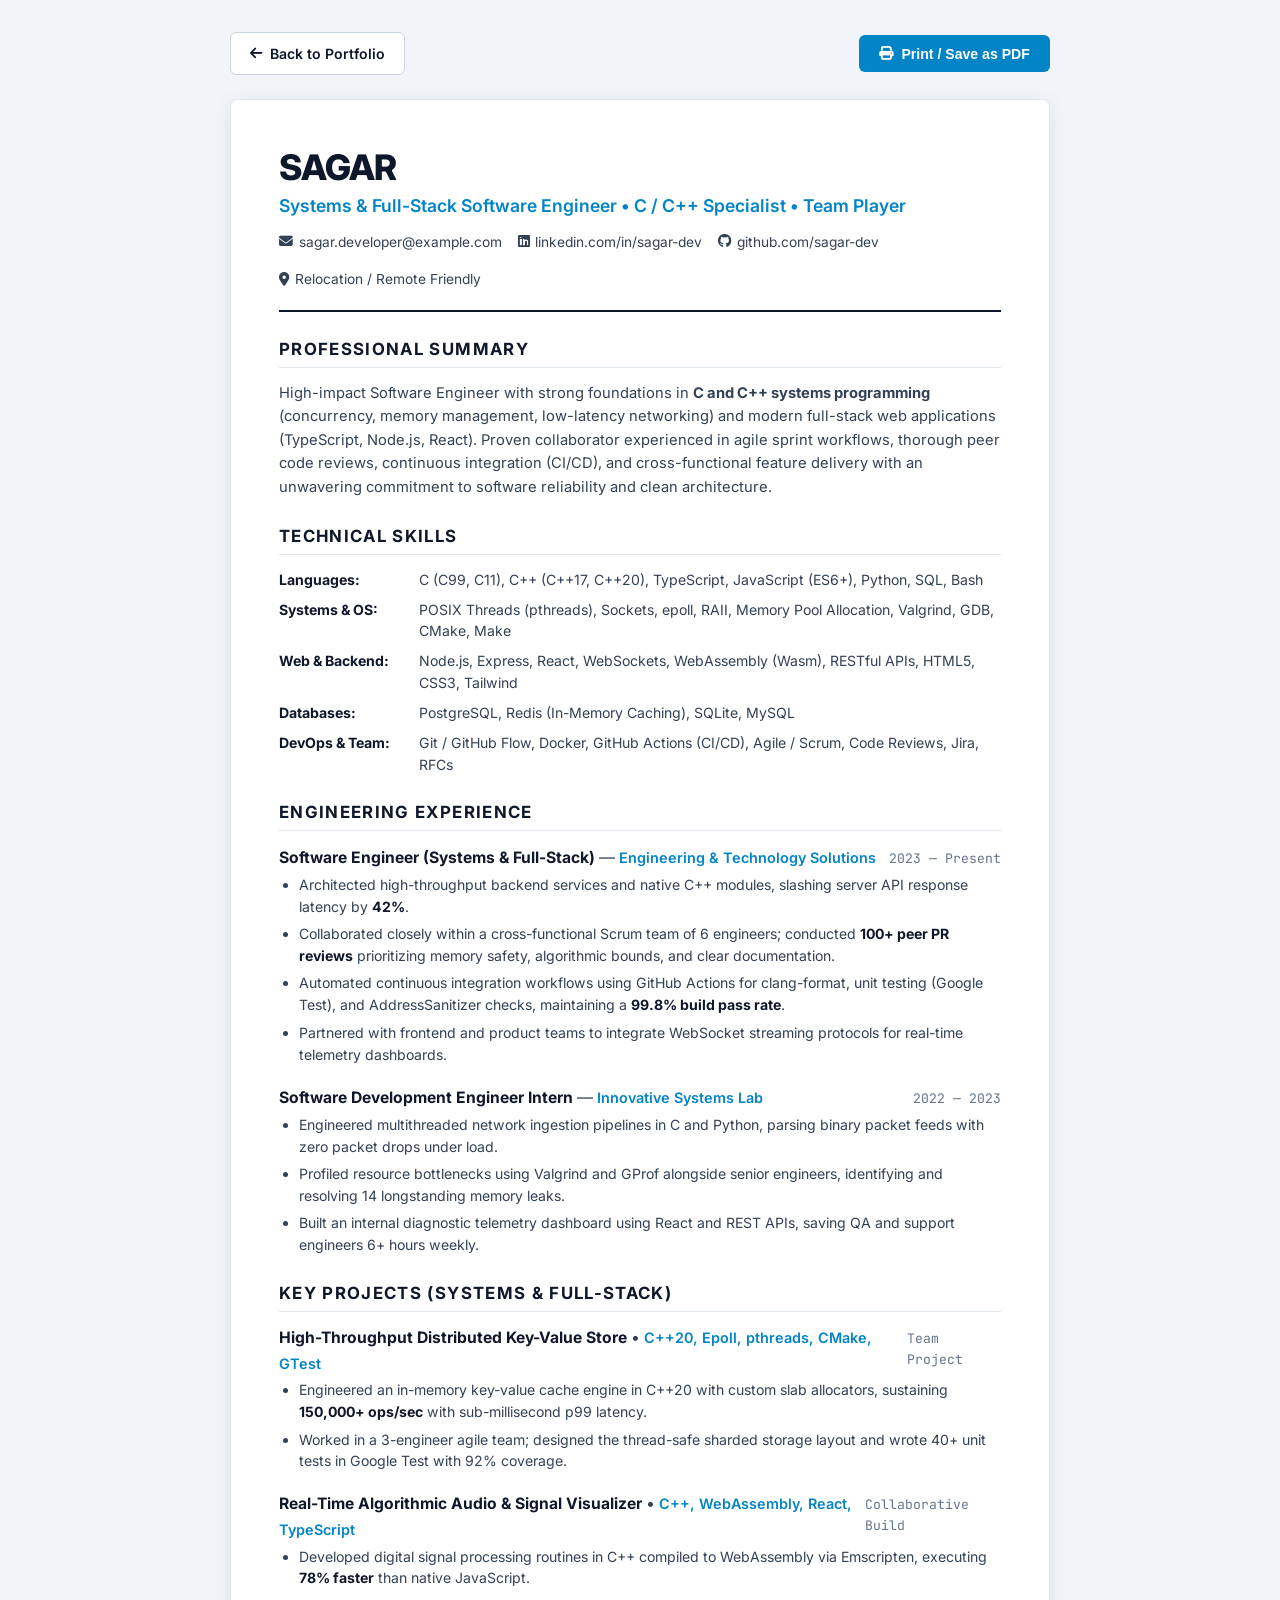
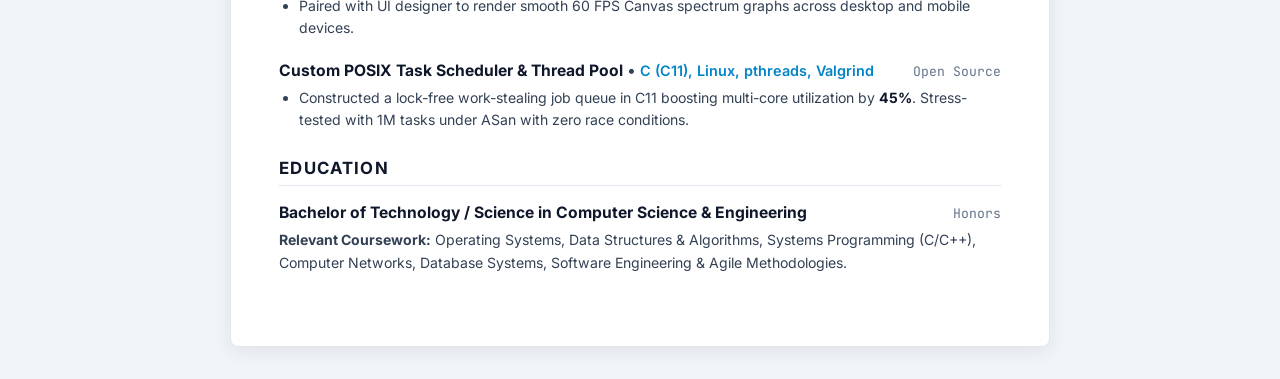
<file: resume.html>
<!DOCTYPE html>
<html lang="en">
<head>
  <meta charset="UTF-8" />
  <meta name="viewport" content="width=device-width, initial-scale=1.0" />
  <title>Sagar - Resume | Systems & Full-Stack Software Engineer</title>
  <link rel="preconnect" href="https://fonts.googleapis.com" />
  <link rel="preconnect" href="https://fonts.gstatic.com" crossorigin />
  <link href="https://fonts.googleapis.com/css2?family=Inter:wght@400;500;600;700;800&family=JetBrains+Mono:wght@400;500&display=swap" rel="stylesheet" />
  <link rel="stylesheet" href="https://cdnjs.cloudflare.com/ajax/libs/font-awesome/6.5.1/css/all.min.css" />

  <style>
    :root {
      --primary: #0f172a;
      --secondary: #334155;
      --accent: #0284c7;
      --border: #e2e8f0;
      --bg: #ffffff;
      --font: 'Inter', -apple-system, BlinkMacSystemFont, sans-serif;
      --mono: 'JetBrains Mono', monospace;
    }

    *, *::before, *::after {
      box-sizing: border-box;
      margin: 0;
      padding: 0;
    }

    body {
      font-family: var(--font);
      background-color: #f1f5f9;
      color: var(--secondary);
      line-height: 1.55;
      padding: 2rem 1rem;
    }

    .resume-actions-bar {
      max-width: 820px;
      margin: 0 auto 1.5rem auto;
      display: flex;
      justify-content: space-between;
      align-items: center;
      gap: 1rem;
    }

    .btn {
      display: inline-flex;
      align-items: center;
      gap: 0.5rem;
      padding: 0.6rem 1.2rem;
      font-size: 0.88rem;
      font-weight: 600;
      border-radius: 6px;
      cursor: pointer;
      text-decoration: none;
      transition: all 0.2s;
      border: 1px solid transparent;
    }

    .btn-primary {
      background: var(--accent);
      color: #ffffff;
    }

    .btn-primary:hover {
      background: #0369a1;
    }

    .btn-outline {
      background: #ffffff;
      color: var(--primary);
      border-color: #cbd5e1;
    }

    .btn-outline:hover {
      background: #f8fafc;
      border-color: var(--accent);
    }

    .resume-sheet {
      max-width: 820px;
      margin: 0 auto;
      background: var(--bg);
      padding: 3rem;
      border-radius: 8px;
      box-shadow: 0 4px 20px rgba(0, 0, 0, 0.08);
      border: 1px solid #e2e8f0;
    }

    /* Header */
    .header {
      border-bottom: 2px solid var(--primary);
      padding-bottom: 1.25rem;
      margin-bottom: 1.5rem;
    }

    .name {
      font-size: 2.2rem;
      font-weight: 800;
      color: var(--primary);
      letter-spacing: -0.02em;
      line-height: 1.1;
      margin-bottom: 0.35rem;
    }

    .title {
      font-size: 1.1rem;
      font-weight: 600;
      color: var(--accent);
      margin-bottom: 0.75rem;
    }

    .contact-info {
      display: flex;
      flex-wrap: wrap;
      gap: 1rem;
      font-size: 0.86rem;
      color: var(--secondary);
    }

    .contact-item {
      display: flex;
      align-items: center;
      gap: 0.35rem;
    }

    .contact-item a {
      color: inherit;
      text-decoration: none;
    }

    .contact-item a:hover {
      color: var(--accent);
      text-decoration: underline;
    }

    /* Sections */
    .section {
      margin-bottom: 1.5rem;
    }

    .section-title {
      font-size: 1.05rem;
      font-weight: 700;
      text-transform: uppercase;
      letter-spacing: 0.08em;
      color: var(--primary);
      border-bottom: 1px solid var(--border);
      padding-bottom: 0.3rem;
      margin-bottom: 0.85rem;
      display: flex;
      align-items: center;
      gap: 0.5rem;
    }

    .summary-text {
      font-size: 0.92rem;
      line-height: 1.6;
      color: #334155;
    }

    /* Skills Grid */
    .skills-grid {
      display: grid;
      grid-template-columns: 140px 1fr;
      row-gap: 0.5rem;
      font-size: 0.88rem;
    }

    .skill-cat {
      font-weight: 700;
      color: var(--primary);
    }

    .skill-list {
      color: #334155;
    }

    /* Experience & Projects */
    .item {
      margin-bottom: 1.2rem;
    }

    .item:last-child {
      margin-bottom: 0;
    }

    .item-header {
      display: flex;
      justify-content: space-between;
      align-items: baseline;
      margin-bottom: 0.25rem;
    }

    .item-title {
      font-size: 0.98rem;
      font-weight: 700;
      color: var(--primary);
    }

    .item-subtitle {
      font-size: 0.9rem;
      font-weight: 600;
      color: var(--accent);
    }

    .item-meta {
      font-size: 0.82rem;
      font-family: var(--mono);
      color: #64748b;
    }

    .bullets {
      list-style-type: disc;
      padding-left: 1.25rem;
      font-size: 0.88rem;
      line-height: 1.55;
      color: #334155;
    }

    .bullets li {
      margin-bottom: 0.35rem;
    }

    .bullets strong {
      color: var(--primary);
    }

    /* Print Optimizations */
    @media print {
      body {
        background: transparent;
        padding: 0;
        color: #000;
      }
      .resume-actions-bar {
        display: none;
      }
      .resume-sheet {
        padding: 0;
        box-shadow: none;
        border: none;
        max-width: 100%;
      }
      .section {
        page-break-inside: avoid;
      }
    }
  </style>
</head>
<body>

  <!-- Screen View Utility Bar -->
  <div class="resume-actions-bar">
    <a href="index.html" class="btn btn-outline">
      <i class="fa-solid fa-arrow-left"></i> Back to Portfolio
    </a>
    <button onclick="window.print()" class="btn btn-primary">
      <i class="fa-solid fa-print"></i> Print / Save as PDF
    </button>
  </div>

  <!-- Printable Resume Document -->
  <article class="resume-sheet">

    <!-- Header -->
    <header class="header">
      <h1 class="name">SAGAR</h1>
      <div class="title">Systems & Full-Stack Software Engineer &bull; C / C++ Specialist &bull; Team Player</div>
      <div class="contact-info">
        <span class="contact-item"><i class="fa-solid fa-envelope"></i> <a href="mailto:sagar.developer@example.com">sagar.developer@example.com</a></span>
        <span class="contact-item"><i class="fa-brands fa-linkedin"></i> <a href="https://linkedin.com" target="_blank">linkedin.com/in/sagar-dev</a></span>
        <span class="contact-item"><i class="fa-brands fa-github"></i> <a href="https://github.com" target="_blank">github.com/sagar-dev</a></span>
        <span class="contact-item"><i class="fa-solid fa-location-dot"></i> Relocation / Remote Friendly</span>
      </div>
    </header>

    <!-- Professional Summary -->
    <section class="section">
      <h2 class="section-title">Professional Summary</h2>
      <p class="summary-text">
        High-impact Software Engineer with strong foundations in <strong>C and C++ systems programming</strong> (concurrency, memory management, low-latency networking) and modern full-stack web applications (TypeScript, Node.js, React). Proven collaborator experienced in agile sprint workflows, thorough peer code reviews, continuous integration (CI/CD), and cross-functional feature delivery with an unwavering commitment to software reliability and clean architecture.
      </p>
    </section>

    <!-- Technical Skills -->
    <section class="section">
      <h2 class="section-title">Technical Skills</h2>
      <div class="skills-grid">
        <div class="skill-cat">Languages:</div>
        <div class="skill-list">C (C99, C11), C++ (C++17, C++20), TypeScript, JavaScript (ES6+), Python, SQL, Bash</div>

        <div class="skill-cat">Systems & OS:</div>
        <div class="skill-list">POSIX Threads (pthreads), Sockets, epoll, RAII, Memory Pool Allocation, Valgrind, GDB, CMake, Make</div>

        <div class="skill-cat">Web & Backend:</div>
        <div class="skill-list">Node.js, Express, React, WebSockets, WebAssembly (Wasm), RESTful APIs, HTML5, CSS3, Tailwind</div>

        <div class="skill-cat">Databases:</div>
        <div class="skill-list">PostgreSQL, Redis (In-Memory Caching), SQLite, MySQL</div>

        <div class="skill-cat">DevOps & Team:</div>
        <div class="skill-list">Git / GitHub Flow, Docker, GitHub Actions (CI/CD), Agile / Scrum, Code Reviews, Jira, RFCs</div>
      </div>
    </section>

    <!-- Professional Experience -->
    <section class="section">
      <h2 class="section-title">Engineering Experience</h2>

      <div class="item">
        <div class="item-header">
          <div>
            <span class="item-title">Software Engineer (Systems & Full-Stack)</span> &mdash;
            <span class="item-subtitle">Engineering & Technology Solutions</span>
          </div>
          <span class="item-meta">2023 &mdash; Present</span>
        </div>
        <ul class="bullets">
          <li>Architected high-throughput backend services and native C++ modules, slashing server API response latency by <strong>42%</strong>.</li>
          <li>Collaborated closely within a cross-functional Scrum team of 6 engineers; conducted <strong>100+ peer PR reviews</strong> prioritizing memory safety, algorithmic bounds, and clear documentation.</li>
          <li>Automated continuous integration workflows using GitHub Actions for clang-format, unit testing (Google Test), and AddressSanitizer checks, maintaining a <strong>99.8% build pass rate</strong>.</li>
          <li>Partnered with frontend and product teams to integrate WebSocket streaming protocols for real-time telemetry dashboards.</li>
        </ul>
      </div>

      <div class="item">
        <div class="item-header">
          <div>
            <span class="item-title">Software Development Engineer Intern</span> &mdash;
            <span class="item-subtitle">Innovative Systems Lab</span>
          </div>
          <span class="item-meta">2022 &mdash; 2023</span>
        </div>
        <ul class="bullets">
          <li>Engineered multithreaded network ingestion pipelines in C and Python, parsing binary packet feeds with zero packet drops under load.</li>
          <li>Profiled resource bottlenecks using Valgrind and GProf alongside senior engineers, identifying and resolving 14 longstanding memory leaks.</li>
          <li>Built an internal diagnostic telemetry dashboard using React and REST APIs, saving QA and support engineers 6+ hours weekly.</li>
        </ul>
      </div>
    </section>

    <!-- Key Engineering Projects -->
    <section class="section">
      <h2 class="section-title">Key Projects (Systems & Full-Stack)</h2>

      <div class="item">
        <div class="item-header">
          <div>
            <span class="item-title">High-Throughput Distributed Key-Value Store</span> &bull;
            <span class="item-subtitle">C++20, Epoll, pthreads, CMake, GTest</span>
          </div>
          <span class="item-meta">Team Project</span>
        </div>
        <ul class="bullets">
          <li>Engineered an in-memory key-value cache engine in C++20 with custom slab allocators, sustaining <strong>150,000+ ops/sec</strong> with sub-millisecond p99 latency.</li>
          <li>Worked in a 3-engineer agile team; designed the thread-safe sharded storage layout and wrote 40+ unit tests in Google Test with 92% coverage.</li>
        </ul>
      </div>

      <div class="item">
        <div class="item-header">
          <div>
            <span class="item-title">Real-Time Algorithmic Audio & Signal Visualizer</span> &bull;
            <span class="item-subtitle">C++, WebAssembly, React, TypeScript</span>
          </div>
          <span class="item-meta">Collaborative Build</span>
        </div>
        <ul class="bullets">
          <li>Developed digital signal processing routines in C++ compiled to WebAssembly via Emscripten, executing <strong>78% faster</strong> than native JavaScript.</li>
          <li>Paired with UI designer to render smooth 60 FPS Canvas spectrum graphs across desktop and mobile devices.</li>
        </ul>
      </div>

      <div class="item">
        <div class="item-header">
          <div>
            <span class="item-title">Custom POSIX Task Scheduler & Thread Pool</span> &bull;
            <span class="item-subtitle">C (C11), Linux, pthreads, Valgrind</span>
          </div>
          <span class="item-meta">Open Source</span>
        </div>
        <ul class="bullets">
          <li>Constructed a lock-free work-stealing job queue in C11 boosting multi-core utilization by <strong>45%</strong>. Stress-tested with 1M tasks under ASan with zero race conditions.</li>
        </ul>
      </div>
    </section>

    <!-- Education -->
    <section class="section">
      <h2 class="section-title">Education</h2>
      <div class="item">
        <div class="item-header">
          <div>
            <span class="item-title">Bachelor of Technology / Science in Computer Science & Engineering</span>
          </div>
          <span class="item-meta">Honors</span>
        </div>
        <p class="summary-text" style="font-size: 0.88rem;">
          <strong>Relevant Coursework:</strong> Operating Systems, Data Structures & Algorithms, Systems Programming (C/C++), Computer Networks, Database Systems, Software Engineering & Agile Methodologies.
        </p>
      </div>
    </section>

  </article>

</body>
</html>
</file>
<file: styles.css>
/* ==========================================================================
   SAGAR - SYSTEMS & FULL-STACK ENGINEER PORTFOLIO
   Modern, Recruiter-Optimized, Responsive CSS Design System
   ========================================================================== */

/* --------------------------------------------------------------------------
   1. CSS Custom Properties / Design Tokens
   -------------------------------------------------------------------------- */
:root {
  /* Dark Theme Palette (Default) */
  --bg-primary: #0a0f1d;
  --bg-secondary: #10172a;
  --bg-tertiary: #19233c;
  --bg-card: rgba(20, 29, 51, 0.75);
  --bg-card-hover: rgba(28, 41, 71, 0.85);
  --border-color: rgba(255, 255, 255, 0.08);
  --border-color-hover: rgba(56, 189, 248, 0.35);

  --text-primary: #f8fafc;
  --text-secondary: #94a3b8;
  --text-muted: #64748b;
  --text-heading: #ffffff;

  /* Accent & Brand Colors */
  --accent-cyan: #38bdf8;
  --accent-blue: #3b82f6;
  --accent-purple: #818cf8;
  --accent-emerald: #10b981;
  --accent-amber: #f59e0b;
  --accent-rose: #f43f5e;

  --accent-gradient: linear-gradient(135deg, #38bdf8 0%, #818cf8 50%, #c084fc 100%);
  --accent-glow: 0 0 25px rgba(56, 189, 248, 0.25);
  --emerald-glow: 0 0 20px rgba(16, 185, 129, 0.25);

  /* Fonts */
  --font-sans: 'Inter', -apple-system, BlinkMacSystemFont, 'Segoe UI', Roboto, sans-serif;
  --font-mono: 'Fira Code', 'JetBrains Mono', Consolas, monospace;

  /* Shadows */
  --shadow-sm: 0 2px 8px rgba(0, 0, 0, 0.3);
  --shadow-md: 0 6px 20px rgba(0, 0, 0, 0.4);
  --shadow-lg: 0 12px 36px rgba(0, 0, 0, 0.5);

  /* Transitions */
  --transition-fast: 0.15s ease;
  --transition-normal: 0.25s ease;
  --transition-slow: 0.4s cubic-bezier(0.16, 1, 0.3, 1);

  /* Spacing & Layout */
  --container-max: 1200px;
  --radius-sm: 6px;
  --radius-md: 10px;
  --radius-lg: 16px;
  --radius-full: 9999px;
}

/* Light Theme Variables */
[data-theme="light"] {
  --bg-primary: #f8fafc;
  --bg-secondary: #ffffff;
  --bg-tertiary: #f1f5f9;
  --bg-card: rgba(255, 255, 255, 0.9);
  --bg-card-hover: #ffffff;
  --border-color: rgba(0, 0, 0, 0.08);
  --border-color-hover: rgba(14, 165, 233, 0.4);

  --text-primary: #0f172a;
  --text-secondary: #475569;
  --text-muted: #64748b;
  --text-heading: #020617;

  --accent-cyan: #0284c7;
  --accent-blue: #2563eb;
  --accent-purple: #6366f1;
  --accent-emerald: #059669;

  --accent-gradient: linear-gradient(135deg, #0284c7 0%, #4f46e5 100%);
  --accent-glow: 0 0 25px rgba(2, 132, 199, 0.15);
  --shadow-sm: 0 2px 6px rgba(0, 0, 0, 0.05);
  --shadow-md: 0 6px 18px rgba(0, 0, 0, 0.08);
  --shadow-lg: 0 12px 30px rgba(0, 0, 0, 0.12);
}

/* --------------------------------------------------------------------------
   2. Reset & Global Base
   -------------------------------------------------------------------------- */
*, *::before, *::after {
  box-sizing: border-box;
  margin: 0;
  padding: 0;
}

html {
  scroll-behavior: smooth;
  font-size: 16px;
  -webkit-font-smoothing: antialiased;
}

body {
  font-family: var(--font-sans);
  background-color: var(--bg-primary);
  color: var(--text-primary);
  line-height: 1.65;
  overflow-x: hidden;
  transition: background-color var(--transition-normal), color var(--transition-normal);
}

a {
  color: inherit;
  text-decoration: none;
  transition: color var(--transition-fast);
}

button {
  cursor: pointer;
  font-family: inherit;
  border: none;
  outline: none;
  background: transparent;
}

input, textarea, select {
  font-family: inherit;
  color: inherit;
}

img {
  max-width: 100%;
  display: block;
}

.container {
  width: 100%;
  max-width: var(--container-max);
  margin-left: auto;
  margin-right: auto;
  padding-left: 1.5rem;
  padding-right: 1.5rem;
}

/* --------------------------------------------------------------------------
   3. Typography & Utility Classes
   -------------------------------------------------------------------------- */
.gradient-text {
  background: var(--accent-gradient);
  -webkit-background-clip: text;
  -webkit-text-fill-color: transparent;
  display: inline-block;
}

.section {
  padding: 5.5rem 0;
  position: relative;
}

.bg-alt {
  background-color: var(--bg-secondary);
}

.section-header {
  text-align: center;
  max-width: 760px;
  margin: 0 auto 3.5rem auto;
}

.section-tag {
  display: inline-block;
  font-size: 0.8rem;
  font-weight: 700;
  text-transform: uppercase;
  letter-spacing: 0.12em;
  color: var(--accent-cyan);
  background: rgba(56, 189, 248, 0.12);
  border: 1px solid rgba(56, 189, 248, 0.25);
  padding: 0.35rem 0.9rem;
  border-radius: var(--radius-full);
  margin-bottom: 0.85rem;
}

.section-title {
  font-size: 2.25rem;
  font-weight: 800;
  color: var(--text-heading);
  line-height: 1.25;
  margin-bottom: 0.75rem;
}

.section-subtitle {
  color: var(--text-secondary);
  font-size: 1.05rem;
  line-height: 1.6;
}

.section-line {
  width: 50px;
  height: 3px;
  background: var(--accent-gradient);
  margin: 1.25rem auto 0;
  border-radius: var(--radius-full);
}

/* --------------------------------------------------------------------------
   4. Buttons & Interactive Elements
   -------------------------------------------------------------------------- */
.btn {
  display: inline-flex;
  align-items: center;
  justify-content: center;
  gap: 0.55rem;
  font-weight: 600;
  font-size: 0.95rem;
  padding: 0.75rem 1.4rem;
  border-radius: var(--radius-md);
  transition: all var(--transition-fast);
  white-space: nowrap;
  text-decoration: none;
}

.btn-xs {
  font-size: 0.78rem;
  padding: 0.35rem 0.75rem;
  border-radius: var(--radius-sm);
}

.btn-sm {
  font-size: 0.85rem;
  padding: 0.5rem 1rem;
}

.btn-lg {
  font-size: 1.05rem;
  padding: 0.9rem 1.8rem;
  border-radius: var(--radius-md);
}

.btn-block {
  width: 100%;
}

.btn-primary {
  background: linear-gradient(135deg, var(--accent-cyan) 0%, var(--accent-blue) 100%);
  color: #ffffff;
  box-shadow: 0 4px 15px rgba(56, 189, 248, 0.3);
}

.btn-primary:hover {
  transform: translateY(-2px);
  box-shadow: 0 6px 22px rgba(56, 189, 248, 0.45);
  color: #ffffff;
}

.btn-secondary {
  background: var(--bg-tertiary);
  color: var(--text-primary);
  border: 1px solid var(--border-color);
}

.btn-secondary:hover {
  background: var(--bg-card-hover);
  border-color: var(--accent-cyan);
  transform: translateY(-2px);
}

.btn-outline {
  background: transparent;
  color: var(--text-primary);
  border: 1px solid var(--border-color);
}

.btn-outline:hover {
  border-color: var(--accent-cyan);
  color: var(--accent-cyan);
  background: rgba(56, 189, 248, 0.08);
}

.btn-ghost {
  background: rgba(255, 255, 255, 0.05);
  color: var(--text-secondary);
}

.btn-ghost:hover {
  color: var(--text-primary);
  background: rgba(255, 255, 255, 0.1);
}

/* --------------------------------------------------------------------------
   5. Top Recruiter Status Banner
   -------------------------------------------------------------------------- */
.recruiter-banner {
  background: linear-gradient(90deg, #0f2744 0%, #172554 50%, #1e1b4b 100%);
  border-bottom: 1px solid rgba(56, 189, 248, 0.3);
  padding: 0.55rem 0;
  font-size: 0.85rem;
  position: relative;
  z-index: 100;
}

[data-theme="light"] .recruiter-banner {
  background: linear-gradient(90deg, #e0f2fe 0%, #dbeafe 100%);
  border-bottom: 1px solid rgba(2, 132, 199, 0.25);
  color: #0c4a6e;
}

.banner-content {
  display: flex;
  align-items: center;
  justify-content: space-between;
  flex-wrap: wrap;
  gap: 0.75rem;
}

.banner-tag {
  display: flex;
  align-items: center;
  gap: 0.6rem;
  font-weight: 500;
}

.status-indicator {
  width: 8px;
  height: 8px;
  background-color: var(--accent-emerald);
  border-radius: 50%;
  box-shadow: 0 0 8px var(--accent-emerald);
  animation: pulse-glow 2s infinite;
}

.banner-actions {
  display: flex;
  align-items: center;
  gap: 0.85rem;
}

.banner-link {
  font-weight: 600;
  color: var(--accent-cyan);
}

.banner-link:hover {
  text-decoration: underline;
}

/* --------------------------------------------------------------------------
   6. Navigation Bar
   -------------------------------------------------------------------------- */
.navbar {
  position: sticky;
  top: 0;
  z-index: 90;
  background: rgba(10, 15, 29, 0.85);
  backdrop-filter: blur(14px);
  -webkit-backdrop-filter: blur(14px);
  border-bottom: 1px solid var(--border-color);
  transition: all var(--transition-normal);
}

[data-theme="light"] .navbar {
  background: rgba(248, 250, 252, 0.88);
}

.nav-container {
  display: flex;
  align-items: center;
  justify-content: space-between;
  height: 68px;
}

.brand-logo {
  font-family: var(--font-mono);
  font-size: 1.25rem;
  font-weight: 700;
  display: flex;
  align-items: center;
  gap: 0.15rem;
}

.logo-bracket {
  color: var(--accent-cyan);
}

.logo-name {
  color: var(--text-heading);
}

.logo-accent {
  color: var(--accent-purple);
}

.nav-links {
  display: flex;
  align-items: center;
  gap: 1.75rem;
}

.nav-link {
  font-size: 0.92rem;
  font-weight: 500;
  color: var(--text-secondary);
  position: relative;
  padding: 0.4rem 0;
}

.nav-link:hover,
.nav-link.active {
  color: var(--accent-cyan);
}

.nav-link.active::after {
  content: '';
  position: absolute;
  bottom: 0;
  left: 0;
  width: 100%;
  height: 2px;
  background: var(--accent-cyan);
  border-radius: var(--radius-full);
}

.nav-actions {
  display: flex;
  align-items: center;
  gap: 0.75rem;
}

.theme-toggle-btn {
  width: 38px;
  height: 38px;
  border-radius: 50%;
  display: flex;
  align-items: center;
  justify-content: center;
  background: var(--bg-tertiary);
  color: var(--text-primary);
  border: 1px solid var(--border-color);
  transition: all var(--transition-fast);
}

.theme-toggle-btn:hover {
  background: var(--bg-card-hover);
  color: var(--accent-cyan);
  border-color: var(--accent-cyan);
}

.mobile-toggle-btn {
  display: none;
  font-size: 1.3rem;
  color: var(--text-primary);
  padding: 0.4rem;
}

/* --------------------------------------------------------------------------
   7. Hero Section
   -------------------------------------------------------------------------- */
.hero-section {
  padding: 5rem 0 4.5rem;
  position: relative;
  overflow: hidden;
}

.hero-section::before {
  content: '';
  position: absolute;
  top: -150px;
  left: 50%;
  transform: translateX(-50%);
  width: 700px;
  height: 450px;
  background: radial-gradient(circle, rgba(56, 189, 248, 0.12) 0%, rgba(129, 140, 248, 0.05) 50%, transparent 75%);
  pointer-events: none;
  z-index: 0;
}

.hero-container {
  display: grid;
  grid-template-columns: 1.15fr 0.85fr;
  align-items: center;
  gap: 3.5rem;
  position: relative;
  z-index: 1;
}

.hero-badge {
  display: inline-flex;
  align-items: center;
  gap: 0.6rem;
  background: rgba(56, 189, 248, 0.08);
  border: 1px solid rgba(56, 189, 248, 0.25);
  border-radius: var(--radius-full);
  padding: 0.4rem 1rem;
  font-size: 0.82rem;
  font-weight: 600;
  color: var(--accent-cyan);
  margin-bottom: 1.25rem;
}

.pulse-dot {
  width: 7px;
  height: 7px;
  background-color: var(--accent-emerald);
  border-radius: 50%;
  box-shadow: 0 0 8px var(--accent-emerald);
  animation: pulse-glow 2s infinite;
}

.hero-title {
  font-size: 3.25rem;
  font-weight: 800;
  line-height: 1.15;
  color: var(--text-heading);
  letter-spacing: -0.02em;
  margin-bottom: 1.25rem;
}

.hero-subtitle {
  font-size: 1.12rem;
  color: var(--text-secondary);
  line-height: 1.7;
  margin-bottom: 2rem;
  max-width: 600px;
}

.hero-subtitle strong {
  color: var(--text-primary);
}

.hero-cta-group {
  display: flex;
  align-items: center;
  flex-wrap: wrap;
  gap: 1rem;
  margin-bottom: 2.75rem;
}

.hero-quick-stats {
  display: flex;
  align-items: center;
  background: var(--bg-card);
  border: 1px solid var(--border-color);
  border-radius: var(--radius-lg);
  padding: 1rem 1.5rem;
  box-shadow: var(--shadow-sm);
  backdrop-filter: blur(8px);
}

.stat-item {
  display: flex;
  flex-direction: column;
}

.stat-number {
  font-size: 1.1rem;
  font-weight: 800;
  color: var(--accent-cyan);
  font-family: var(--font-mono);
}

.stat-label {
  font-size: 0.75rem;
  color: var(--text-muted);
  text-transform: uppercase;
  letter-spacing: 0.05em;
  font-weight: 600;
}

.stat-divider {
  width: 1px;
  height: 32px;
  background: var(--border-color);
  margin: 0 1.25rem;
}

/* Hero Code Visual Card */
.code-card {
  background: #0d1322;
  border: 1px solid rgba(255, 255, 255, 0.12);
  border-radius: var(--radius-lg);
  overflow: hidden;
  box-shadow: var(--shadow-lg), 0 0 35px rgba(56, 189, 248, 0.12);
  transition: transform var(--transition-normal);
}

[data-theme="light"] .code-card {
  background: #0f172a;
  border-color: #cbd5e1;
}

.code-header {
  display: flex;
  align-items: center;
  justify-content: space-between;
  padding: 0.75rem 1.1rem;
  background: rgba(0, 0, 0, 0.35);
  border-bottom: 1px solid rgba(255, 255, 255, 0.08);
}

.window-buttons {
  display: flex;
  gap: 6px;
}

.win-btn {
  width: 11px;
  height: 11px;
  border-radius: 50%;
}

.win-red { background-color: #ef4444; }
.win-yellow { background-color: #f59e0b; }
.win-green { background-color: #10b981; }

.file-name {
  font-family: var(--font-mono);
  font-size: 0.8rem;
  color: #94a3b8;
}

.copy-code-btn {
  color: #94a3b8;
  font-size: 0.85rem;
  transition: color var(--transition-fast);
}

.copy-code-btn:hover {
  color: #ffffff;
}

.code-block {
  padding: 1.25rem 1.5rem;
  font-family: var(--font-mono);
  font-size: 0.84rem;
  line-height: 1.6;
  overflow-x: auto;
  color: #e2e8f0;
}

/* Syntax Highlighting Tokens */
.token-comment { color: #64748b; font-style: italic; }
.token-keyword { color: #f43f5e; font-weight: 600; }
.token-type { color: #38bdf8; }
.token-string { color: #34d399; }
.token-number { color: #fbbf24; }
.token-function { color: #c084fc; font-weight: 500; }

.code-footer {
  padding: 0.7rem 1.25rem;
  background: rgba(0, 0, 0, 0.25);
  border-top: 1px solid rgba(255, 255, 255, 0.06);
  display: flex;
  flex-wrap: wrap;
  gap: 0.75rem;
}

.terminal-badge {
  font-family: var(--font-mono);
  font-size: 0.72rem;
  color: #34d399;
  display: flex;
  align-items: center;
  gap: 0.4rem;
}

/* --------------------------------------------------------------------------
   8. Recruiter Fast-Screen Snapshot Card
   -------------------------------------------------------------------------- */
.recruiter-snapshot-section {
  padding-bottom: 2rem;
}

.snapshot-card {
  background: linear-gradient(135deg, rgba(20, 29, 51, 0.95) 0%, rgba(15, 23, 42, 0.95) 100%);
  border: 1px solid rgba(56, 189, 248, 0.35);
  border-radius: var(--radius-lg);
  padding: 2rem;
  box-shadow: var(--shadow-md), var(--accent-glow);
  position: relative;
  overflow: hidden;
}

[data-theme="light"] .snapshot-card {
  background: linear-gradient(135deg, #f0f9ff 0%, #e0f2fe 100%);
  border-color: rgba(2, 132, 199, 0.4);
}

.snapshot-card::before {
  content: '';
  position: absolute;
  top: 0;
  left: 0;
  width: 100%;
  height: 4px;
  background: var(--accent-gradient);
}

.snapshot-header {
  display: flex;
  align-items: center;
  justify-content: space-between;
  flex-wrap: wrap;
  gap: 1rem;
  margin-bottom: 1.5rem;
  padding-bottom: 1.25rem;
  border-bottom: 1px solid var(--border-color);
}

.snapshot-title {
  display: flex;
  align-items: center;
  gap: 1rem;
}

.snapshot-icon {
  font-size: 1.8rem;
  color: var(--accent-cyan);
}

.snapshot-title h3 {
  font-size: 1.35rem;
  font-weight: 700;
  color: var(--text-heading);
}

.snapshot-title p {
  font-size: 0.85rem;
  color: var(--text-secondary);
}

.snapshot-badges {
  display: flex;
  gap: 0.5rem;
  flex-wrap: wrap;
}

.badge {
  font-size: 0.76rem;
  font-weight: 700;
  padding: 0.35rem 0.8rem;
  border-radius: var(--radius-full);
}

.badge-success {
  background: rgba(16, 185, 129, 0.15);
  color: var(--accent-emerald);
  border: 1px solid rgba(16, 185, 129, 0.3);
}

.badge-info {
  background: rgba(56, 189, 248, 0.15);
  color: var(--accent-cyan);
  border: 1px solid rgba(56, 189, 248, 0.3);
}

.snapshot-grid {
  display: grid;
  grid-template-columns: repeat(4, 1fr);
  gap: 1.5rem;
}

.snapshot-col h4 {
  font-size: 0.95rem;
  font-weight: 700;
  color: var(--text-heading);
  margin-bottom: 0.75rem;
  display: flex;
  align-items: center;
  gap: 0.5rem;
}

.snapshot-col h4 i {
  color: var(--accent-cyan);
}

.snapshot-col p {
  font-size: 0.88rem;
  color: var(--text-secondary);
  line-height: 1.5;
}

.highlight-box {
  background: rgba(56, 189, 248, 0.08);
  border-left: 3px solid var(--accent-cyan);
  padding: 0.65rem 0.85rem;
  border-radius: 0 var(--radius-sm) var(--radius-sm) 0;
  margin-top: 0.75rem;
  font-size: 0.82rem;
  color: var(--text-primary);
}

.tag-cloud {
  display: flex;
  flex-wrap: wrap;
  gap: 0.4rem;
}

.tag {
  font-family: var(--font-mono);
  font-size: 0.74rem;
  background: var(--bg-tertiary);
  color: var(--accent-cyan);
  border: 1px solid var(--border-color);
  padding: 0.22rem 0.55rem;
  border-radius: var(--radius-sm);
  font-weight: 500;
}

.snapshot-list {
  list-style: none;
  display: flex;
  flex-direction: column;
  gap: 0.5rem;
}

.snapshot-list li {
  font-size: 0.84rem;
  color: var(--text-secondary);
  display: flex;
  align-items: flex-start;
  gap: 0.5rem;
}

.snapshot-list li i {
  color: var(--accent-emerald);
  margin-top: 0.25rem;
}

.snapshot-actions {
  display: flex;
  flex-direction: column;
  gap: 0.6rem;
}

/* --------------------------------------------------------------------------
   9. About Section
   -------------------------------------------------------------------------- */
.about-grid {
  display: grid;
  grid-template-columns: 1.3fr 0.7fr;
  gap: 3rem;
  align-items: start;
}

.about-heading {
  font-size: 1.5rem;
  font-weight: 700;
  color: var(--text-heading);
  line-height: 1.4;
  margin-bottom: 1.25rem;
}

.about-text p {
  color: var(--text-secondary);
  font-size: 1.02rem;
  line-height: 1.75;
  margin-bottom: 1.25rem;
}

.about-pillars {
  display: grid;
  grid-template-columns: 1fr;
  gap: 1rem;
  margin-top: 2rem;
}

.pillar-card {
  display: flex;
  align-items: flex-start;
  gap: 1.25rem;
  background: var(--bg-card);
  border: 1px solid var(--border-color);
  border-radius: var(--radius-md);
  padding: 1.25rem;
  transition: all var(--transition-fast);
}

.pillar-card:hover {
  border-color: var(--accent-cyan);
  transform: translateX(4px);
}

.pillar-icon {
  width: 44px;
  height: 44px;
  border-radius: var(--radius-md);
  background: rgba(56, 189, 248, 0.12);
  color: var(--accent-cyan);
  display: flex;
  align-items: center;
  justify-content: center;
  font-size: 1.2rem;
  flex-shrink: 0;
}

.pillar-content h4 {
  font-size: 1.05rem;
  font-weight: 700;
  color: var(--text-heading);
  margin-bottom: 0.25rem;
}

.pillar-content p {
  font-size: 0.9rem;
  color: var(--text-secondary);
  margin-bottom: 0;
}

/* About Quick Facts Card */
.quick-facts-card {
  background: var(--bg-card);
  border: 1px solid var(--border-color);
  border-radius: var(--radius-lg);
  padding: 1.75rem;
  box-shadow: var(--shadow-sm);
}

.quick-facts-card h3 {
  font-size: 1.15rem;
  font-weight: 700;
  color: var(--text-heading);
  margin-bottom: 1.25rem;
  display: flex;
  align-items: center;
  gap: 0.5rem;
}

.quick-facts-card h3 i {
  color: var(--accent-cyan);
}

.facts-list {
  list-style: none;
  display: flex;
  flex-direction: column;
  gap: 1rem;
  margin-bottom: 1.75rem;
}

.facts-list li {
  display: flex;
  flex-direction: column;
  gap: 0.2rem;
  border-bottom: 1px solid var(--border-color);
  padding-bottom: 0.75rem;
}

.facts-list li:last-child {
  border-bottom: none;
  padding-bottom: 0;
}

.fact-label {
  font-size: 0.78rem;
  text-transform: uppercase;
  letter-spacing: 0.05em;
  color: var(--text-muted);
  font-weight: 600;
}

.fact-value {
  font-size: 0.92rem;
  color: var(--text-primary);
  font-weight: 500;
}

.highlight-green {
  color: var(--accent-emerald);
  font-weight: 700;
}

/* --------------------------------------------------------------------------
   10. Skills Matrix Section
   -------------------------------------------------------------------------- */
.skills-grid {
  display: grid;
  grid-template-columns: repeat(2, 1fr);
  gap: 1.75rem;
}

.skill-category-card {
  background: var(--bg-card);
  border: 1px solid var(--border-color);
  border-radius: var(--radius-lg);
  padding: 2rem;
  transition: all var(--transition-normal);
  display: flex;
  flex-direction: column;
}

.skill-category-card:hover {
  border-color: var(--border-color-hover);
  transform: translateY(-4px);
  box-shadow: var(--shadow-md);
}

.featured-skill-card {
  border-color: rgba(56, 189, 248, 0.35);
  background: linear-gradient(180deg, rgba(20, 32, 60, 0.8) 0%, rgba(16, 23, 42, 0.75) 100%);
}

.featured-team-card {
  border-color: rgba(129, 140, 248, 0.35);
}

.category-header {
  display: flex;
  align-items: center;
  gap: 1rem;
  margin-bottom: 0.85rem;
}

.category-icon {
  width: 48px;
  height: 48px;
  border-radius: var(--radius-md);
  display: flex;
  align-items: center;
  justify-content: center;
  font-size: 1.35rem;
}

.c-icon { background: rgba(56, 189, 248, 0.15); color: var(--accent-cyan); }
.web-icon { background: rgba(129, 140, 248, 0.15); color: var(--accent-purple); }
.db-icon { background: rgba(16, 185, 129, 0.15); color: var(--accent-emerald); }
.team-icon { background: rgba(245, 158, 11, 0.15); color: var(--accent-amber); }

.category-header h3 {
  font-size: 1.2rem;
  font-weight: 700;
  color: var(--text-heading);
}

.category-badge {
  font-size: 0.7rem;
  font-weight: 700;
  text-transform: uppercase;
  color: var(--accent-cyan);
  letter-spacing: 0.05em;
}

.category-desc {
  font-size: 0.9rem;
  color: var(--text-secondary);
  margin-bottom: 1.25rem;
}

.skill-chips {
  display: flex;
  flex-wrap: wrap;
  gap: 0.5rem;
  margin-top: auto;
}

.chip {
  font-size: 0.82rem;
  font-weight: 500;
  padding: 0.35rem 0.75rem;
  border-radius: var(--radius-sm);
  background: var(--bg-tertiary);
  color: var(--text-primary);
  border: 1px solid var(--border-color);
  display: inline-flex;
  align-items: center;
  gap: 0.4rem;
  transition: all var(--transition-fast);
}

.chip i {
  font-size: 0.7rem;
  color: var(--accent-cyan);
}

.chip:hover {
  background: var(--bg-card-hover);
  border-color: var(--accent-cyan);
  transform: translateY(-1px);
}

.chip-priority {
  border-color: rgba(56, 189, 248, 0.4);
  background: rgba(56, 189, 248, 0.1);
  color: var(--accent-cyan);
  font-weight: 600;
}

/* --------------------------------------------------------------------------
   11. Projects Section
   -------------------------------------------------------------------------- */
.project-filters {
  display: flex;
  align-items: center;
  justify-content: center;
  flex-wrap: wrap;
  gap: 0.6rem;
  margin-bottom: 2.75rem;
}

.filter-btn {
  font-size: 0.88rem;
  font-weight: 600;
  padding: 0.5rem 1.2rem;
  border-radius: var(--radius-full);
  background: var(--bg-card);
  color: var(--text-secondary);
  border: 1px solid var(--border-color);
  transition: all var(--transition-fast);
}

.filter-btn:hover {
  color: var(--text-primary);
  border-color: var(--accent-cyan);
}

.filter-btn.active {
  background: var(--accent-cyan);
  color: #000000;
  font-weight: 700;
  border-color: var(--accent-cyan);
  box-shadow: 0 2px 10px rgba(56, 189, 248, 0.3);
}

.projects-grid {
  display: grid;
  grid-template-columns: repeat(2, 1fr);
  gap: 2rem;
}

.project-card {
  background: var(--bg-card);
  border: 1px solid var(--border-color);
  border-radius: var(--radius-lg);
  padding: 2rem;
  display: flex;
  flex-direction: column;
  transition: all var(--transition-normal);
  position: relative;
}

.project-card:hover {
  border-color: var(--accent-cyan);
  transform: translateY(-5px);
  box-shadow: var(--shadow-lg), var(--accent-glow);
}

.project-header {
  display: flex;
  align-items: flex-start;
  justify-content: space-between;
  gap: 1rem;
  margin-bottom: 1.1rem;
}

.project-tags {
  display: flex;
  flex-wrap: wrap;
  gap: 0.4rem;
}

.badge-tag {
  font-size: 0.72rem;
  font-family: var(--font-mono);
  font-weight: 600;
  padding: 0.2rem 0.55rem;
  border-radius: var(--radius-sm);
  background: rgba(56, 189, 248, 0.1);
  color: var(--accent-cyan);
  border: 1px solid rgba(56, 189, 248, 0.25);
}

.team-tag {
  background: rgba(129, 140, 248, 0.12);
  color: var(--accent-purple);
  border-color: rgba(129, 140, 248, 0.3);
}

.project-links {
  display: flex;
  align-items: center;
  gap: 0.5rem;
}

.icon-link {
  width: 34px;
  height: 34px;
  border-radius: var(--radius-sm);
  display: flex;
  align-items: center;
  justify-content: center;
  background: var(--bg-tertiary);
  color: var(--text-secondary);
  border: 1px solid var(--border-color);
  transition: all var(--transition-fast);
}

.icon-link:hover {
  color: var(--accent-cyan);
  border-color: var(--accent-cyan);
}

.project-title {
  font-size: 1.35rem;
  font-weight: 700;
  color: var(--text-heading);
  margin-bottom: 0.85rem;
  line-height: 1.35;
}

.project-desc {
  font-size: 0.94rem;
  color: var(--text-secondary);
  line-height: 1.6;
  margin-bottom: 1.5rem;
}

.project-highlights {
  background: var(--bg-secondary);
  border-left: 3px solid var(--accent-cyan);
  border-radius: 0 var(--radius-md) var(--radius-md) 0;
  padding: 1rem;
  display: flex;
  flex-direction: column;
  gap: 0.65rem;
  margin-bottom: 1.5rem;
}

[data-theme="light"] .project-highlights {
  background: #f1f5f9;
}

.highlight-row {
  font-size: 0.85rem;
  display: flex;
  flex-direction: column;
  gap: 0.15rem;
}

.hl-label {
  font-weight: 700;
  color: var(--text-heading);
  display: flex;
  align-items: center;
  gap: 0.4rem;
}

.hl-label i {
  color: var(--accent-cyan);
  font-size: 0.8rem;
}

.hl-val {
  color: var(--text-secondary);
  padding-left: 1.25rem;
}

.project-tech-stack {
  display: flex;
  flex-wrap: wrap;
  gap: 0.5rem;
  margin-top: auto;
  padding-top: 1rem;
  border-top: 1px solid var(--border-color);
}

.project-tech-stack span {
  font-family: var(--font-mono);
  font-size: 0.75rem;
  color: var(--text-muted);
}

/* --------------------------------------------------------------------------
   12. Teamwork & Engineering Values Section
   -------------------------------------------------------------------------- */
.teamwork-grid {
  display: grid;
  grid-template-columns: repeat(2, 1fr);
  gap: 1.75rem;
  margin-bottom: 3.5rem;
}

.teamwork-card {
  background: var(--bg-card);
  border: 1px solid var(--border-color);
  border-radius: var(--radius-lg);
  padding: 2rem;
  position: relative;
  transition: all var(--transition-normal);
}

.teamwork-card:hover {
  border-color: var(--accent-purple);
  transform: translateY(-3px);
  box-shadow: var(--shadow-md);
}

.teamwork-icon {
  width: 52px;
  height: 52px;
  border-radius: var(--radius-md);
  background: rgba(129, 140, 248, 0.12);
  color: var(--accent-purple);
  display: flex;
  align-items: center;
  justify-content: center;
  font-size: 1.4rem;
  margin-bottom: 1.25rem;
}

.teamwork-card h3 {
  font-size: 1.25rem;
  font-weight: 700;
  color: var(--text-heading);
  margin-bottom: 0.75rem;
}

.teamwork-card p {
  font-size: 0.94rem;
  color: var(--text-secondary);
  line-height: 1.65;
  margin-bottom: 1.25rem;
}

.teamwork-quote {
  font-size: 0.85rem;
  font-style: italic;
  color: var(--accent-cyan);
  background: rgba(56, 189, 248, 0.06);
  padding: 0.65rem 0.9rem;
  border-radius: var(--radius-sm);
  display: flex;
  align-items: center;
  gap: 0.5rem;
}

.teamwork-quote i {
  font-size: 0.75rem;
  opacity: 0.7;
}

.team-metrics-bar {
  display: grid;
  grid-template-columns: repeat(4, 1fr);
  gap: 1.5rem;
  background: var(--bg-card);
  border: 1px solid var(--border-color);
  border-radius: var(--radius-lg);
  padding: 2rem;
  text-align: center;
}

.t-metric {
  display: flex;
  flex-direction: column;
  gap: 0.35rem;
}

.t-num {
  font-size: 2.25rem;
  font-weight: 800;
  font-family: var(--font-mono);
  background: var(--accent-gradient);
  -webkit-background-clip: text;
  -webkit-text-fill-color: transparent;
}

.t-label {
  font-size: 0.82rem;
  font-weight: 600;
  text-transform: uppercase;
  letter-spacing: 0.05em;
  color: var(--text-secondary);
}

/* --------------------------------------------------------------------------
   13. Interactive Terminal Section
   -------------------------------------------------------------------------- */
.terminal-wrapper {
  background: #090d16;
  border: 1px solid rgba(56, 189, 248, 0.3);
  border-radius: var(--radius-lg);
  box-shadow: var(--shadow-lg), 0 0 30px rgba(56, 189, 248, 0.15);
  overflow: hidden;
  max-width: 900px;
  margin: 0 auto;
}

.terminal-bar {
  background: #111827;
  padding: 0.75rem 1.25rem;
  display: flex;
  align-items: center;
  justify-content: space-between;
  border-bottom: 1px solid rgba(255, 255, 255, 0.08);
}

.win-controls {
  display: flex;
  gap: 6px;
}

.dot {
  width: 12px;
  height: 12px;
  border-radius: 50%;
}

.dot.red { background-color: #ef4444; }
.dot.yellow { background-color: #f59e0b; }
.dot.green { background-color: #10b981; }

.terminal-title {
  font-family: var(--font-mono);
  font-size: 0.82rem;
  color: #94a3b8;
  display: flex;
  align-items: center;
  gap: 0.5rem;
}

.term-action-btn {
  font-family: var(--font-mono);
  font-size: 0.74rem;
  color: #94a3b8;
  padding: 0.2rem 0.6rem;
  border-radius: var(--radius-sm);
  background: rgba(255, 255, 255, 0.05);
  transition: all var(--transition-fast);
}

.term-action-btn:hover {
  background: rgba(255, 255, 255, 0.15);
  color: #ffffff;
}

.terminal-body {
  padding: 1.5rem;
  min-height: 240px;
  max-height: 380px;
  overflow-y: auto;
  font-family: var(--font-mono);
  font-size: 0.85rem;
  line-height: 1.6;
  color: #e2e8f0;
}

.term-line {
  margin-bottom: 0.4rem;
  word-break: break-word;
}

.text-dim {
  color: #64748b;
}

.highlight-cmd {
  color: var(--accent-cyan);
  font-weight: 600;
}

.cmd-echo {
  color: #38bdf8;
  font-weight: 600;
}

.cmd-response {
  color: #e2e8f0;
}

.terminal-pills {
  display: flex;
  align-items: center;
  flex-wrap: wrap;
  gap: 0.5rem;
  padding: 0.75rem 1.25rem;
  background: rgba(0, 0, 0, 0.35);
  border-top: 1px solid rgba(255, 255, 255, 0.06);
}

.pill-title {
  font-family: var(--font-mono);
  font-size: 0.75rem;
  color: #64748b;
  margin-right: 0.25rem;
}

.cmd-pill {
  font-family: var(--font-mono);
  font-size: 0.74rem;
  background: rgba(56, 189, 248, 0.1);
  color: var(--accent-cyan);
  border: 1px solid rgba(56, 189, 248, 0.25);
  padding: 0.25rem 0.65rem;
  border-radius: var(--radius-sm);
  transition: all var(--transition-fast);
}

.cmd-pill:hover {
  background: var(--accent-cyan);
  color: #000000;
}

.terminal-input-row {
  display: flex;
  align-items: center;
  gap: 0.75rem;
  padding: 0.85rem 1.25rem;
  background: #0d1322;
  border-top: 1px solid rgba(255, 255, 255, 0.08);
}

.prompt-symbol {
  font-family: var(--font-mono);
  font-size: 0.85rem;
  color: #10b981;
  font-weight: 600;
}

.term-input {
  flex: 1;
  background: transparent;
  border: none;
  font-family: var(--font-mono);
  font-size: 0.88rem;
  color: #ffffff;
  outline: none;
}

/* --------------------------------------------------------------------------
   14. Experience & Career Timeline
   -------------------------------------------------------------------------- */
.timeline {
  position: relative;
  max-width: 860px;
  margin: 0 auto;
}

.timeline::before {
  content: '';
  position: absolute;
  top: 0;
  bottom: 0;
  left: 20px;
  width: 2px;
  background: var(--border-color);
}

.timeline-item {
  position: relative;
  padding-left: 55px;
  margin-bottom: 2.5rem;
}

.timeline-item:last-child {
  margin-bottom: 0;
}

.timeline-dot {
  position: absolute;
  left: 12px;
  top: 6px;
  width: 18px;
  height: 18px;
  border-radius: 50%;
  background: var(--bg-primary);
  border: 3px solid var(--accent-cyan);
  box-shadow: 0 0 10px rgba(56, 189, 248, 0.4);
}

.timeline-card {
  background: var(--bg-card);
  border: 1px solid var(--border-color);
  border-radius: var(--radius-lg);
  padding: 1.75rem;
  transition: all var(--transition-fast);
}

.timeline-card:hover {
  border-color: var(--accent-cyan);
  transform: translateY(-2px);
}

.timeline-header {
  display: flex;
  align-items: flex-start;
  justify-content: space-between;
  flex-wrap: wrap;
  gap: 0.5rem;
  margin-bottom: 1rem;
}

.role-title {
  font-size: 1.25rem;
  font-weight: 700;
  color: var(--text-heading);
}

.company-name {
  font-size: 0.95rem;
  color: var(--accent-cyan);
  font-weight: 600;
}

.role-period {
  font-family: var(--font-mono);
  font-size: 0.8rem;
  color: var(--text-muted);
  background: var(--bg-tertiary);
  padding: 0.25rem 0.65rem;
  border-radius: var(--radius-sm);
  border: 1px solid var(--border-color);
}

.role-bullets {
  list-style: none;
  display: flex;
  flex-direction: column;
  gap: 0.6rem;
  margin-bottom: 1.25rem;
}

.role-bullets li {
  position: relative;
  padding-left: 1.25rem;
  font-size: 0.92rem;
  color: var(--text-secondary);
  line-height: 1.6;
}

.role-bullets li::before {
  content: '▹';
  position: absolute;
  left: 0;
  color: var(--accent-cyan);
  font-weight: 700;
}

.role-bullets strong {
  color: var(--text-primary);
}

.edu-desc {
  font-size: 0.92rem;
  color: var(--text-secondary);
  line-height: 1.65;
  margin-bottom: 1.25rem;
}

.role-tags {
  display: flex;
  flex-wrap: wrap;
  gap: 0.4rem;
}

.role-tags span {
  font-family: var(--font-mono);
  font-size: 0.74rem;
  background: var(--bg-tertiary);
  color: var(--text-secondary);
  border: 1px solid var(--border-color);
  padding: 0.2rem 0.55rem;
  border-radius: var(--radius-sm);
}

/* --------------------------------------------------------------------------
   15. Contact & Outreach Section
   -------------------------------------------------------------------------- */
.contact-grid {
  display: grid;
  grid-template-columns: 0.9fr 1.1fr;
  gap: 3rem;
  align-items: start;
}

.panel-heading {
  font-size: 1.35rem;
  font-weight: 700;
  color: var(--text-heading);
  margin-bottom: 0.75rem;
}

.contact-info-panel p {
  color: var(--text-secondary);
  font-size: 0.96rem;
  line-height: 1.65;
  margin-bottom: 2rem;
}

.contact-method-list {
  display: flex;
  flex-direction: column;
  gap: 1.25rem;
  margin-bottom: 2.25rem;
}

.contact-item {
  display: flex;
  align-items: center;
  gap: 1rem;
  background: var(--bg-card);
  border: 1px solid var(--border-color);
  border-radius: var(--radius-md);
  padding: 1rem 1.25rem;
  position: relative;
}

.contact-item .c-icon {
  width: 42px;
  height: 42px;
  border-radius: var(--radius-sm);
  background: rgba(56, 189, 248, 0.12);
  color: var(--accent-cyan);
  display: flex;
  align-items: center;
  justify-content: center;
  font-size: 1.2rem;
  flex-shrink: 0;
}

.c-text {
  display: flex;
  flex-direction: column;
  flex: 1;
}

.c-label {
  font-size: 0.75rem;
  color: var(--text-muted);
  text-transform: uppercase;
  letter-spacing: 0.05em;
  font-weight: 600;
}

.c-value {
  font-size: 0.94rem;
  color: var(--text-primary);
  font-weight: 600;
}

.c-value:hover {
  color: var(--accent-cyan);
}

.copy-small-btn {
  color: var(--text-secondary);
  padding: 0.4rem;
  border-radius: var(--radius-sm);
  transition: all var(--transition-fast);
}

.copy-small-btn:hover {
  color: var(--accent-cyan);
}

.resume-download-card {
  display: flex;
  align-items: center;
  gap: 1.25rem;
  background: linear-gradient(135deg, rgba(56, 189, 248, 0.1) 0%, rgba(129, 140, 248, 0.1) 100%);
  border: 1px solid rgba(56, 189, 248, 0.3);
  border-radius: var(--radius-md);
  padding: 1.25rem;
}

.r-icon {
  font-size: 1.8rem;
  color: var(--accent-cyan);
}

.r-content h4 {
  font-size: 0.98rem;
  font-weight: 700;
  color: var(--text-heading);
}

.r-content p {
  font-size: 0.82rem;
  color: var(--text-secondary);
  margin-bottom: 0;
}

/* Contact Form */
.contact-form-panel {
  background: var(--bg-card);
  border: 1px solid var(--border-color);
  border-radius: var(--radius-lg);
  padding: 2.25rem;
}

.contact-form {
  display: flex;
  flex-direction: column;
  gap: 1.25rem;
}

.form-row {
  display: grid;
  grid-template-columns: 1fr 1fr;
  gap: 1.25rem;
}

.form-group {
  display: flex;
  flex-direction: column;
  gap: 0.4rem;
}

.form-group label {
  font-size: 0.85rem;
  font-weight: 600;
  color: var(--text-primary);
}

.form-input {
  width: 100%;
  padding: 0.75rem 1rem;
  border-radius: var(--radius-md);
  background: var(--bg-secondary);
  border: 1px solid var(--border-color);
  color: var(--text-primary);
  font-size: 0.92rem;
  transition: all var(--transition-fast);
}

.form-input:focus {
  border-color: var(--accent-cyan);
  outline: none;
  box-shadow: 0 0 0 3px rgba(56, 189, 248, 0.2);
}

.form-error {
  font-size: 0.76rem;
  color: var(--accent-rose);
  min-height: 18px;
}

.form-status {
  padding: 0.75rem 1rem;
  border-radius: var(--radius-md);
  font-size: 0.9rem;
  display: none;
  font-weight: 500;
}

.form-status.success {
  display: block;
  background: rgba(16, 185, 129, 0.15);
  color: var(--accent-emerald);
  border: 1px solid rgba(16, 185, 129, 0.3);
}

.form-status.error {
  display: block;
  background: rgba(244, 63, 94, 0.15);
  color: var(--accent-rose);
  border: 1px solid rgba(244, 63, 94, 0.3);
}

/* --------------------------------------------------------------------------
   16. Footer
   -------------------------------------------------------------------------- */
.footer {
  background: var(--bg-secondary);
  border-top: 1px solid var(--border-color);
  padding: 4rem 0 2rem;
}

.footer-container {
  display: flex;
  align-items: center;
  justify-content: space-between;
  flex-wrap: wrap;
  gap: 2rem;
  margin-bottom: 2.5rem;
}

.footer-left {
  max-width: 420px;
}

.footer-logo {
  margin-bottom: 0.75rem;
  display: inline-flex;
}

.footer-tagline {
  font-size: 0.88rem;
  color: var(--text-secondary);
  line-height: 1.6;
}

.footer-links {
  display: flex;
  align-items: center;
  flex-wrap: wrap;
  gap: 1.5rem;
}

.footer-links a {
  font-size: 0.9rem;
  color: var(--text-secondary);
}

.footer-links a:hover {
  color: var(--accent-cyan);
}

.footer-socials {
  display: flex;
  align-items: center;
  gap: 1rem;
}

.footer-socials a {
  width: 38px;
  height: 38px;
  border-radius: 50%;
  background: var(--bg-tertiary);
  color: var(--text-secondary);
  display: flex;
  align-items: center;
  justify-content: center;
  border: 1px solid var(--border-color);
  transition: all var(--transition-fast);
}

.footer-socials a:hover {
  color: var(--accent-cyan);
  border-color: var(--accent-cyan);
  transform: translateY(-2px);
}

.footer-bottom {
  border-top: 1px solid var(--border-color);
  padding-top: 1.75rem;
}

.footer-bottom-container {
  display: flex;
  align-items: center;
  justify-content: space-between;
  flex-wrap: wrap;
  gap: 1rem;
  font-size: 0.82rem;
  color: var(--text-muted);
}

/* --------------------------------------------------------------------------
   17. Modal Dialog
   -------------------------------------------------------------------------- */
.modal-backdrop {
  position: fixed;
  inset: 0;
  background: rgba(0, 0, 0, 0.75);
  backdrop-filter: blur(8px);
  z-index: 1000;
  display: flex;
  align-items: center;
  justify-content: center;
  padding: 1.5rem;
  opacity: 0;
  pointer-events: none;
  transition: opacity var(--transition-fast);
}

.modal-backdrop.active {
  opacity: 1;
  pointer-events: auto;
}

.modal-dialog {
  background: var(--bg-secondary);
  border: 1px solid var(--border-color);
  border-radius: var(--radius-lg);
  max-width: 680px;
  width: 100%;
  max-height: 90vh;
  display: flex;
  flex-direction: column;
  overflow: hidden;
  box-shadow: var(--shadow-lg);
  transform: translateY(20px);
  transition: transform var(--transition-normal);
}

.modal-backdrop.active .modal-dialog {
  transform: translateY(0);
}

.modal-header {
  padding: 1.25rem 1.75rem;
  border-bottom: 1px solid var(--border-color);
  display: flex;
  align-items: center;
  justify-content: space-between;
}

.modal-header h3 {
  font-size: 1.25rem;
  font-weight: 700;
  color: var(--text-heading);
}

.modal-close-btn {
  font-size: 1.5rem;
  color: var(--text-secondary);
  line-height: 1;
}

.modal-close-btn:hover {
  color: var(--text-primary);
}

.modal-body {
  padding: 1.75rem;
  overflow-y: auto;
  font-size: 0.94rem;
  color: var(--text-secondary);
  line-height: 1.65;
}

.modal-footer {
  padding: 1rem 1.75rem;
  border-top: 1px solid var(--border-color);
  display: flex;
  justify-content: flex-end;
}

/* --------------------------------------------------------------------------
   18. Toast Notification
   -------------------------------------------------------------------------- */
.toast-notification {
  position: fixed;
  bottom: 2rem;
  right: 2rem;
  background: #111827;
  color: #ffffff;
  border: 1px solid var(--accent-cyan);
  padding: 0.85rem 1.4rem;
  border-radius: var(--radius-md);
  font-size: 0.88rem;
  font-weight: 500;
  box-shadow: var(--shadow-lg), var(--accent-glow);
  z-index: 2000;
  opacity: 0;
  transform: translateY(20px);
  pointer-events: none;
  transition: all var(--transition-normal);
}

.toast-notification.show {
  opacity: 1;
  transform: translateY(0);
}

/* --------------------------------------------------------------------------
   19. Recruiter Mode Active Class
   -------------------------------------------------------------------------- */
body.recruiter-mode-active .recruiter-snapshot-section {
  animation: glow-pulse 1.5s ease-in-out infinite alternate;
}

body.recruiter-mode-active .chip-priority,
body.recruiter-mode-active .team-tag,
body.recruiter-mode-active .stat-number {
  box-shadow: 0 0 12px rgba(56, 189, 248, 0.6);
  border-color: var(--accent-cyan);
}

@keyframes glow-pulse {
  from {
    transform: scale(1);
  }
  to {
    transform: scale(1.008);
  }
}

@keyframes pulse-glow {
  0% { transform: scale(0.95); opacity: 0.8; }
  50% { transform: scale(1.2); opacity: 1; }
  100% { transform: scale(0.95); opacity: 0.8; }
}

/* --------------------------------------------------------------------------
   20. Responsive Media Queries
   -------------------------------------------------------------------------- */
@media (max-width: 1024px) {
  .hero-container {
    grid-template-columns: 1fr;
    gap: 2.5rem;
  }

  .snapshot-grid {
    grid-template-columns: repeat(2, 1fr);
  }

  .skills-grid,
  .projects-grid,
  .teamwork-grid {
    grid-template-columns: 1fr;
  }

  .team-metrics-bar {
    grid-template-columns: repeat(2, 1fr);
  }

  .about-grid,
  .contact-grid {
    grid-template-columns: 1fr;
  }
}

@media (max-width: 768px) {
  .hero-title {
    font-size: 2.4rem;
  }

  .section {
    padding: 3.75rem 0;
  }

  .nav-links {
    display: none;
    position: absolute;
    top: 68px;
    left: 0;
    width: 100%;
    background: var(--bg-secondary);
    border-bottom: 1px solid var(--border-color);
    flex-direction: column;
    padding: 1.5rem;
    gap: 1.25rem;
  }

  .nav-links.mobile-open {
    display: flex;
  }

  .mobile-toggle-btn {
    display: block;
  }

  .form-row {
    grid-template-columns: 1fr;
  }

  .hero-quick-stats {
    flex-direction: column;
    align-items: flex-start;
    gap: 1rem;
  }

  .stat-divider {
    display: none;
  }

  .snapshot-grid {
    grid-template-columns: 1fr;
  }

  .footer-container,
  .footer-bottom-container {
    flex-direction: column;
    align-items: flex-start;
  }
}
</file>
